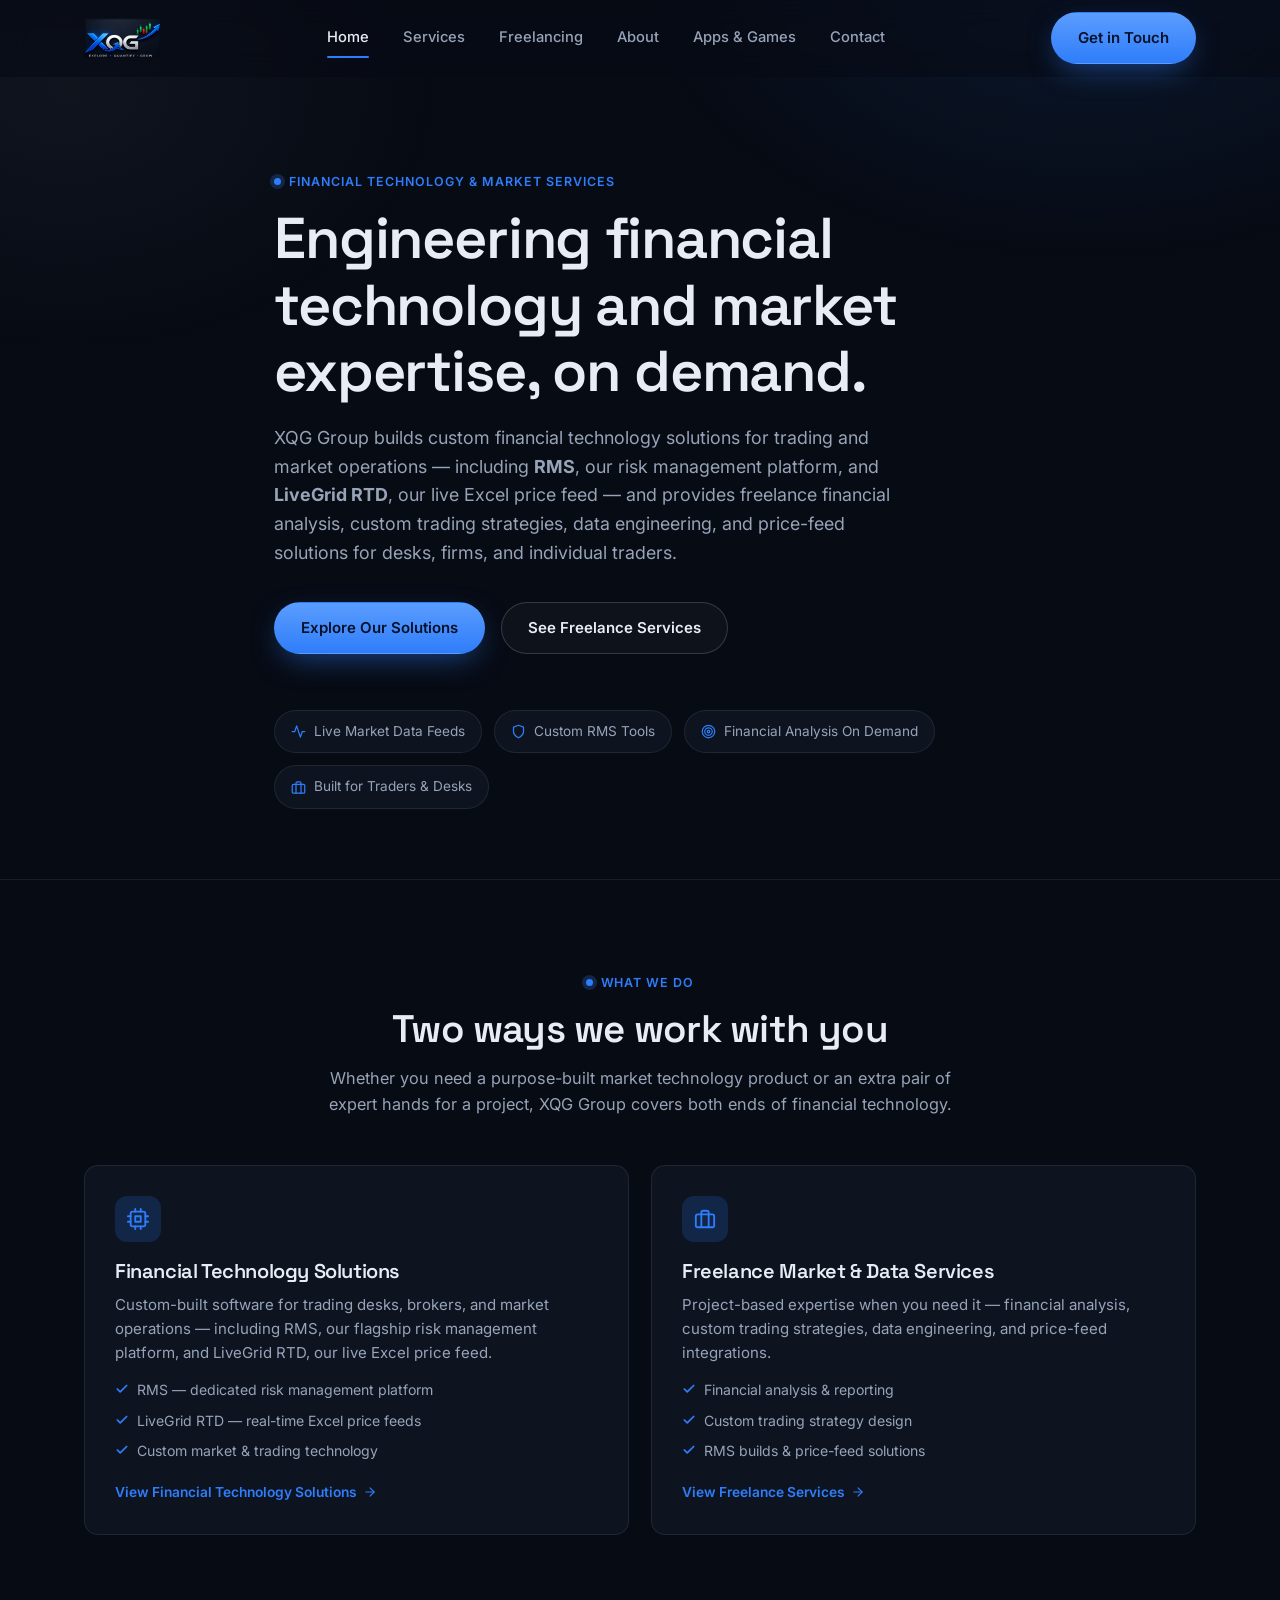
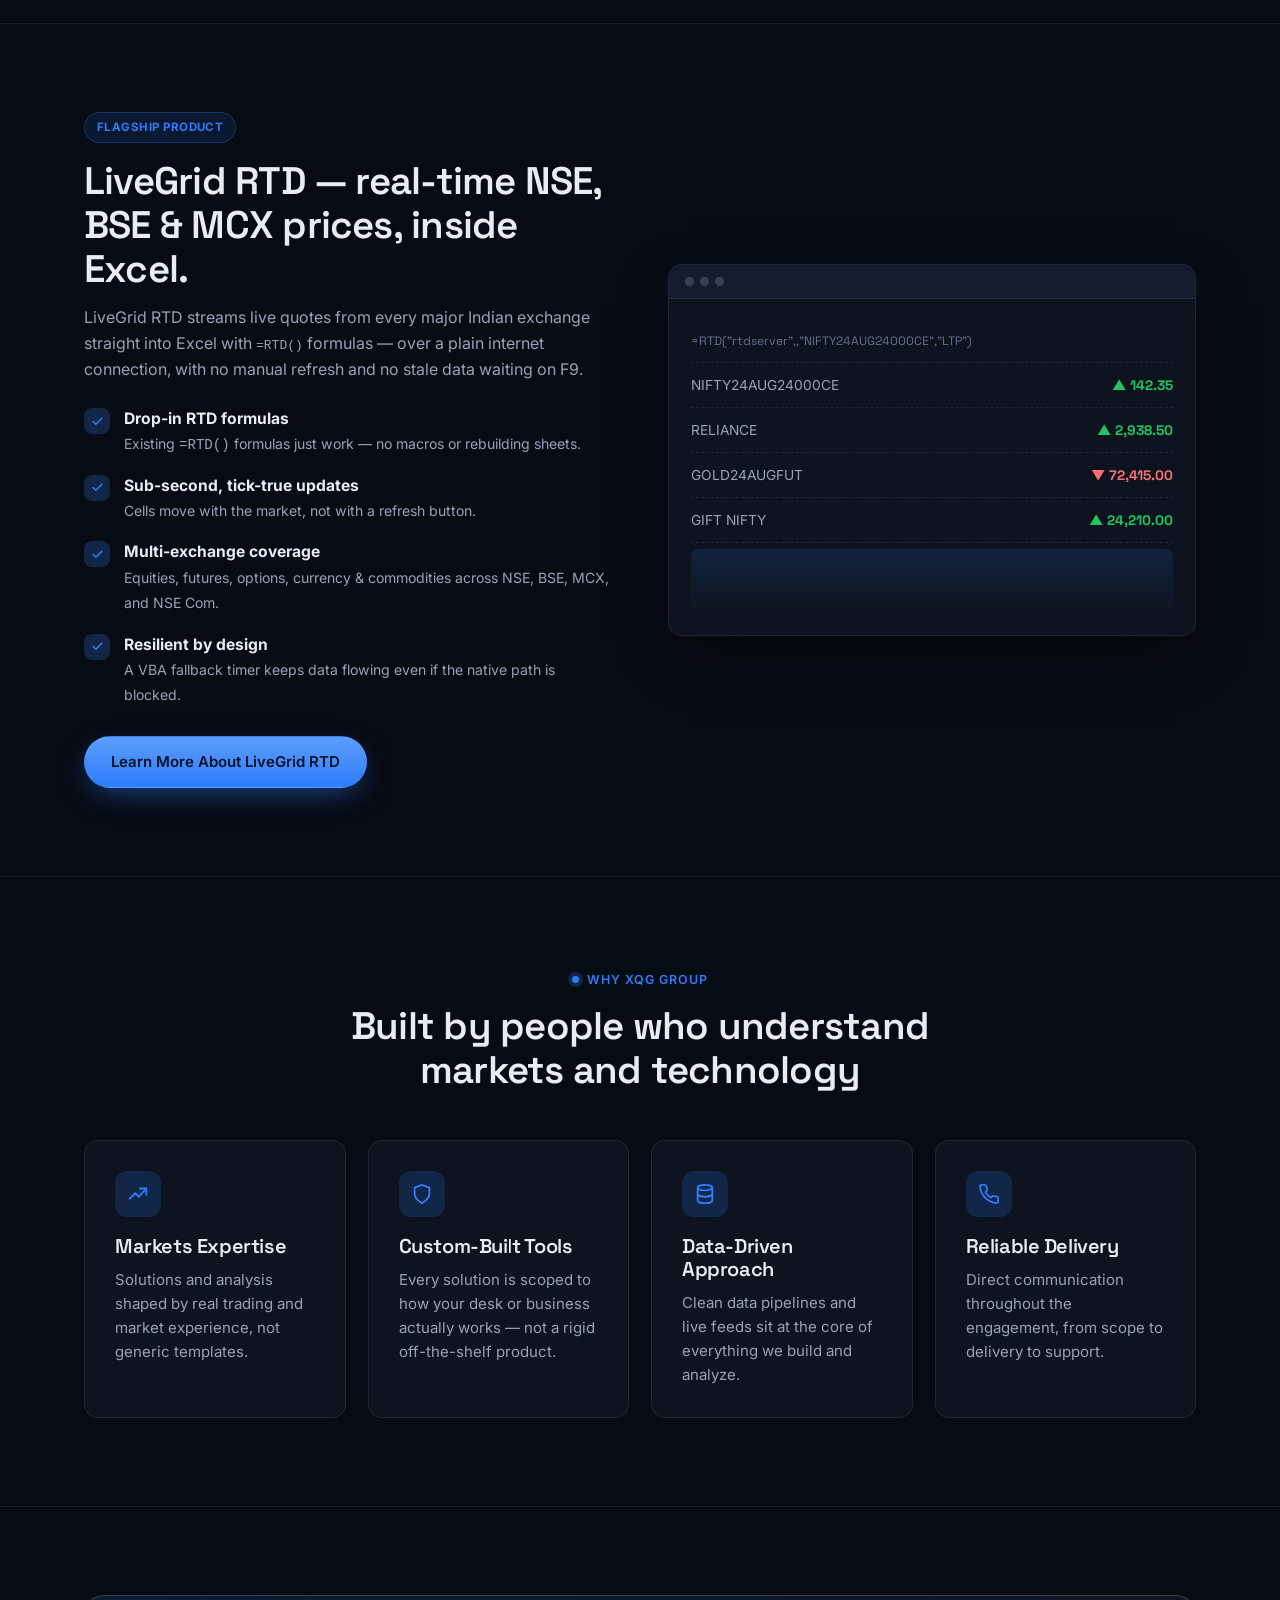
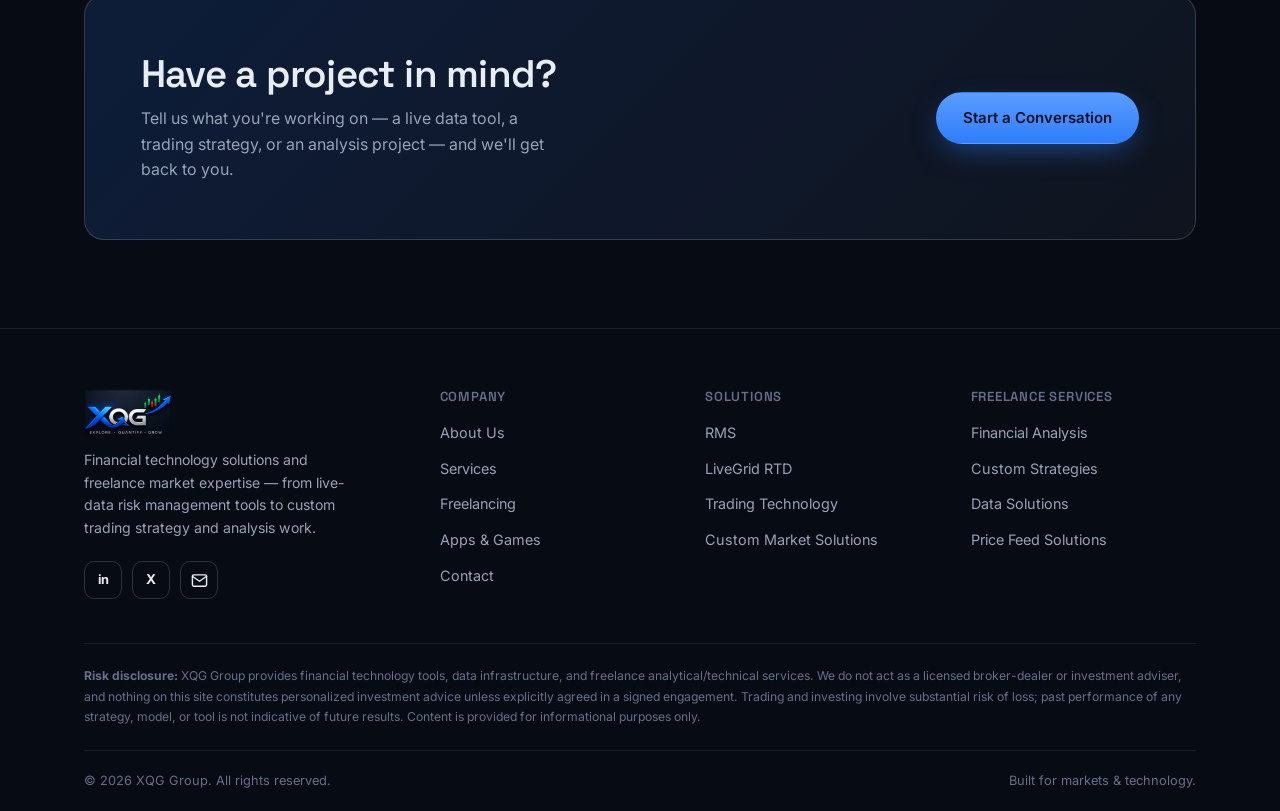
<file: index.html>
<!doctype html>
<html lang="en">
<head>
<meta charset="UTF-8">
<meta name="viewport" content="width=device-width, initial-scale=1.0">
<title>XQG Group | Financial Technology Solutions &amp; Freelance Market Services</title>
<meta name="description" content="XQG Group builds custom financial technology solutions — including RMS, our risk management platform, and LiveGrid RTD, our live Excel price feed — and offers freelance financial analysis, trading strategy, data, and price feed services.">
<link rel="icon" type="image/png" sizes="32x32" href="assets/icon-32.png">
<link rel="apple-touch-icon" sizes="180x180" href="assets/icon-180.png">
<link rel="icon" type="image/png" sizes="256x256" href="assets/icon-256.png">
<link rel="preconnect" href="https://fonts.googleapis.com">
<link rel="preconnect" href="https://fonts.gstatic.com" crossorigin>
<link href="https://fonts.googleapis.com/css2?family=Space+Grotesk:wght@500;600;700&family=Inter:wght@400;500;600;700&display=swap" rel="stylesheet">
<link rel="stylesheet" href="css/style.css">
<script>document.documentElement.classList.add('js');</script>
</head>
<body>

<header class="site-header">
  <div class="container nav">
    <a href="index.html" class="brand">
      <img src="assets/logo.png" alt="XQG Group" class="brand-logo">
    </a>
    <nav class="nav-links">
      <a href="index.html">Home</a>
      <a href="services.html">Services</a>
      <a href="freelancing.html">Freelancing</a>
      <a href="about.html">About</a>
      <a href="https://apps.xqg.co.in">Apps &amp; Games</a>
      <a href="contact.html">Contact</a>
    </nav>
    <div class="nav-actions">
      <a href="contact.html" class="btn btn-primary">Get in Touch</a>
      <button class="nav-toggle" aria-label="Toggle navigation" aria-expanded="false">
        <svg width="20" height="20" viewBox="0 0 24 24" fill="none" stroke="currentColor" stroke-width="2" stroke-linecap="round"><line x1="3" y1="6" x2="21" y2="6"/><line x1="3" y1="12" x2="21" y2="12"/><line x1="3" y1="18" x2="21" y2="18"/></svg>
      </button>
    </div>
  </div>
</header>

<main>

  <!-- Hero -->
  <section class="hero">
    <div class="container hero-inner">
      <div class="eyebrow">Financial Technology &amp; Market Services</div>
      <h1>Engineering financial technology and market expertise, on demand.</h1>
      <p class="lead">
        XQG Group builds custom financial technology solutions for trading and market
        operations — including <strong>RMS</strong>, our risk management platform, and
        <strong>LiveGrid RTD</strong>, our live Excel price feed — and provides freelance
        financial analysis, custom trading strategies, data engineering, and price-feed
        solutions for desks, firms, and individual traders.
      </p>
      <div class="hero-cta">
        <a href="services.html" class="btn btn-primary">Explore Our Solutions</a>
        <a href="freelancing.html" class="btn btn-ghost">See Freelance Services</a>
      </div>

      <div class="hero-chips">
        <div class="chip">
          <svg viewBox="0 0 24 24" fill="none" stroke="currentColor" stroke-width="2" stroke-linecap="round" stroke-linejoin="round"><polyline points="22 12 18 12 15 21 9 3 6 12 2 12"/></svg>
          Live Market Data Feeds
        </div>
        <div class="chip">
          <svg viewBox="0 0 24 24" fill="none" stroke="currentColor" stroke-width="2" stroke-linecap="round" stroke-linejoin="round"><path d="M12 22s8-4 8-10V5l-8-3-8 3v7c0 6 8 10 8 10z"/></svg>
          Custom RMS Tools
        </div>
        <div class="chip">
          <svg viewBox="0 0 24 24" fill="none" stroke="currentColor" stroke-width="2" stroke-linecap="round" stroke-linejoin="round"><circle cx="12" cy="12" r="10"/><circle cx="12" cy="12" r="6"/><circle cx="12" cy="12" r="2"/></svg>
          Financial Analysis On Demand
        </div>
        <div class="chip">
          <svg viewBox="0 0 24 24" fill="none" stroke="currentColor" stroke-width="2" stroke-linecap="round" stroke-linejoin="round"><rect x="2" y="7" width="20" height="14" rx="2"/><path d="M16 21V5a2 2 0 0 0-2-2h-4a2 2 0 0 0-2 2v16"/></svg>
          Built for Traders &amp; Desks
        </div>
      </div>
    </div>
  </section>

  <!-- Two pillars -->
  <section class="section">
    <div class="container">
      <div class="section-head center reveal">
        <div class="eyebrow">What We Do</div>
        <h2>Two ways we work with you</h2>
        <p>Whether you need a purpose-built market technology product or an extra pair of expert hands for a project, XQG Group covers both ends of financial technology.</p>
      </div>

      <div class="grid grid-2">
        <div class="card reveal">
          <div class="card-icon">
            <svg viewBox="0 0 24 24" fill="none" stroke="currentColor" stroke-width="2" stroke-linecap="round" stroke-linejoin="round"><rect x="4" y="4" width="16" height="16" rx="2"/><rect x="9" y="9" width="6" height="6"/><line x1="9" y1="1" x2="9" y2="4"/><line x1="15" y1="1" x2="15" y2="4"/><line x1="9" y1="20" x2="9" y2="23"/><line x1="15" y1="20" x2="15" y2="23"/><line x1="20" y1="9" x2="23" y2="9"/><line x1="20" y1="15" x2="23" y2="15"/><line x1="1" y1="9" x2="4" y2="9"/><line x1="1" y1="15" x2="4" y2="15"/></svg>
          </div>
          <h3>Financial Technology Solutions</h3>
          <p>Custom-built software for trading desks, brokers, and market operations — including RMS, our flagship risk management platform, and LiveGrid RTD, our live Excel price feed.</p>
          <ul>
            <li><svg viewBox="0 0 24 24" fill="none" stroke="currentColor" stroke-width="3" stroke-linecap="round" stroke-linejoin="round"><polyline points="20 6 9 17 4 12"/></svg>RMS — dedicated risk management platform</li>
            <li><svg viewBox="0 0 24 24" fill="none" stroke="currentColor" stroke-width="3" stroke-linecap="round" stroke-linejoin="round"><polyline points="20 6 9 17 4 12"/></svg>LiveGrid RTD — real-time Excel price feeds</li>
            <li><svg viewBox="0 0 24 24" fill="none" stroke="currentColor" stroke-width="3" stroke-linecap="round" stroke-linejoin="round"><polyline points="20 6 9 17 4 12"/></svg>Custom market &amp; trading technology</li>
          </ul>
          <a href="services.html" class="card-link">View Financial Technology Solutions
            <svg viewBox="0 0 24 24" fill="none" stroke="currentColor" stroke-width="2" stroke-linecap="round" stroke-linejoin="round"><line x1="5" y1="12" x2="19" y2="12"/><polyline points="12 5 19 12 12 19"/></svg>
          </a>
        </div>

        <div class="card reveal">
          <div class="card-icon">
            <svg viewBox="0 0 24 24" fill="none" stroke="currentColor" stroke-width="2" stroke-linecap="round" stroke-linejoin="round"><rect x="2" y="7" width="20" height="14" rx="2"/><path d="M16 21V5a2 2 0 0 0-2-2h-4a2 2 0 0 0-2 2v16"/></svg>
          </div>
          <h3>Freelance Market &amp; Data Services</h3>
          <p>Project-based expertise when you need it — financial analysis, custom trading strategies, data engineering, and price-feed integrations.</p>
          <ul>
            <li><svg viewBox="0 0 24 24" fill="none" stroke="currentColor" stroke-width="3" stroke-linecap="round" stroke-linejoin="round"><polyline points="20 6 9 17 4 12"/></svg>Financial analysis &amp; reporting</li>
            <li><svg viewBox="0 0 24 24" fill="none" stroke="currentColor" stroke-width="3" stroke-linecap="round" stroke-linejoin="round"><polyline points="20 6 9 17 4 12"/></svg>Custom trading strategy design</li>
            <li><svg viewBox="0 0 24 24" fill="none" stroke="currentColor" stroke-width="3" stroke-linecap="round" stroke-linejoin="round"><polyline points="20 6 9 17 4 12"/></svg>RMS builds &amp; price-feed solutions</li>
          </ul>
          <a href="freelancing.html" class="card-link">View Freelance Services
            <svg viewBox="0 0 24 24" fill="none" stroke="currentColor" stroke-width="2" stroke-linecap="round" stroke-linejoin="round"><line x1="5" y1="12" x2="19" y2="12"/><polyline points="12 5 19 12 12 19"/></svg>
          </a>
        </div>
      </div>
    </div>
  </section>

  <!-- LiveGrid RTD spotlight -->
  <section class="section">
    <div class="container">
      <div class="split reverse">
        <div class="split-text reveal">
          <span class="badge">Flagship Product</span>
          <h2 style="margin-top:16px;">LiveGrid RTD — real-time NSE, BSE &amp; MCX prices, inside Excel.</h2>
          <p style="margin-top:14px;">
            LiveGrid RTD streams live quotes from every major Indian exchange straight
            into Excel with <code>=RTD()</code> formulas — over a plain internet
            connection, with no manual refresh and no stale data waiting on F9.
          </p>
          <ul class="feature-list">
            <li>
              <span class="tick"><svg viewBox="0 0 24 24" fill="none" stroke="currentColor" stroke-width="3" stroke-linecap="round" stroke-linejoin="round"><polyline points="20 6 9 17 4 12"/></svg></span>
              <div><strong>Drop-in RTD formulas</strong><span>Existing <code>=RTD()</code> formulas just work — no macros or rebuilding sheets.</span></div>
            </li>
            <li>
              <span class="tick"><svg viewBox="0 0 24 24" fill="none" stroke="currentColor" stroke-width="3" stroke-linecap="round" stroke-linejoin="round"><polyline points="20 6 9 17 4 12"/></svg></span>
              <div><strong>Sub-second, tick-true updates</strong><span>Cells move with the market, not with a refresh button.</span></div>
            </li>
            <li>
              <span class="tick"><svg viewBox="0 0 24 24" fill="none" stroke="currentColor" stroke-width="3" stroke-linecap="round" stroke-linejoin="round"><polyline points="20 6 9 17 4 12"/></svg></span>
              <div><strong>Multi-exchange coverage</strong><span>Equities, futures, options, currency &amp; commodities across NSE, BSE, MCX, and NSE Com.</span></div>
            </li>
            <li>
              <span class="tick"><svg viewBox="0 0 24 24" fill="none" stroke="currentColor" stroke-width="3" stroke-linecap="round" stroke-linejoin="round"><polyline points="20 6 9 17 4 12"/></svg></span>
              <div><strong>Resilient by design</strong><span>A VBA fallback timer keeps data flowing even if the native path is blocked.</span></div>
            </li>
          </ul>
          <a href="services.html#livegrid-rtd" class="btn btn-primary" style="margin-top:28px;">Learn More About LiveGrid RTD</a>
        </div>

        <div class="split-visual reveal">
          <div class="panel">
            <div class="panel-bar"><span></span><span></span><span></span></div>
            <div class="panel-body">
              <div class="mock-row"><span class="label" style="font-family:var(--font-head); font-size:0.76rem; color:var(--text-faint);">=RTD("rtdserver",,"NIFTY24AUG24000CE","LTP")</span></div>
              <div class="mock-row"><span class="label">NIFTY24AUG24000CE</span><span class="value up">▲ 142.35</span></div>
              <div class="mock-row"><span class="label">RELIANCE</span><span class="value up">▲ 2,938.50</span></div>
              <div class="mock-row"><span class="label">GOLD24AUGFUT</span><span class="value down">▼ 72,415.00</span></div>
              <div class="mock-row"><span class="label">GIFT NIFTY</span><span class="value up">▲ 24,210.00</span></div>
              <div class="mock-sparkline"></div>
            </div>
          </div>
        </div>
      </div>
    </div>
  </section>

  <!-- Why XQG -->
  <section class="section">
    <div class="container">
      <div class="section-head center reveal">
        <div class="eyebrow">Why XQG Group</div>
        <h2>Built by people who understand markets and technology</h2>
      </div>
      <div class="grid grid-4">
        <div class="card reveal">
          <div class="card-icon"><svg viewBox="0 0 24 24" fill="none" stroke="currentColor" stroke-width="2" stroke-linecap="round" stroke-linejoin="round"><polyline points="3 17 9 11 13 15 21 6"/><polyline points="14 6 21 6 21 13"/></svg></div>
          <h3>Markets Expertise</h3>
          <p>Solutions and analysis shaped by real trading and market experience, not generic templates.</p>
        </div>
        <div class="card reveal">
          <div class="card-icon"><svg viewBox="0 0 24 24" fill="none" stroke="currentColor" stroke-width="2" stroke-linecap="round" stroke-linejoin="round"><path d="M12 22s8-4 8-10V5l-8-3-8 3v7c0 6 8 10 8 10z"/></svg></div>
          <h3>Custom-Built Tools</h3>
          <p>Every solution is scoped to how your desk or business actually works — not a rigid off-the-shelf product.</p>
        </div>
        <div class="card reveal">
          <div class="card-icon"><svg viewBox="0 0 24 24" fill="none" stroke="currentColor" stroke-width="2" stroke-linecap="round" stroke-linejoin="round"><ellipse cx="12" cy="5" rx="8" ry="3"/><path d="M4 5v14c0 1.66 3.58 3 8 3s8-1.34 8-3V5"/><path d="M4 12c0 1.66 3.58 3 8 3s8-1.34 8-3"/></svg></div>
          <h3>Data-Driven Approach</h3>
          <p>Clean data pipelines and live feeds sit at the core of everything we build and analyze.</p>
        </div>
        <div class="card reveal">
          <div class="card-icon"><svg viewBox="0 0 24 24" fill="none" stroke="currentColor" stroke-width="2" stroke-linecap="round" stroke-linejoin="round"><path d="M22 16.92v3a2 2 0 0 1-2.18 2 19.79 19.79 0 0 1-8.63-3.07 19.5 19.5 0 0 1-6-6 19.79 19.79 0 0 1-3.07-8.67A2 2 0 0 1 4.11 2h3a2 2 0 0 1 2 1.72c.127.96.361 1.903.7 2.81a2 2 0 0 1-.45 2.11L8.09 9.91a16 16 0 0 0 6 6l1.27-1.27a2 2 0 0 1 2.11-.45c.907.339 1.85.573 2.81.7A2 2 0 0 1 22 16.92z"/></svg></div>
          <h3>Reliable Delivery</h3>
          <p>Direct communication throughout the engagement, from scope to delivery to support.</p>
        </div>
      </div>
    </div>
  </section>

  <!-- CTA -->
  <section class="section">
    <div class="container">
      <div class="cta-banner reveal">
        <div>
          <h2>Have a project in mind?</h2>
          <p>Tell us what you're working on — a live data tool, a trading strategy, or an analysis project — and we'll get back to you.</p>
        </div>
        <a href="contact.html" class="btn btn-primary">Start a Conversation</a>
      </div>
    </div>
  </section>

</main>

<footer class="site-footer">
  <div class="container">
    <div class="footer-grid">
      <div class="footer-brand">
        <a href="index.html" class="brand">
          <img src="assets/logo.png" alt="XQG Group" class="brand-logo">
        </a>
        <p>Financial technology solutions and freelance market expertise — from live-data risk management tools to custom trading strategy and analysis work.</p>
        <div class="social-row">
          <a href="#" aria-label="LinkedIn" style="font-weight:700;font-size:0.8rem;">in</a>
          <a href="#" aria-label="X (Twitter)" style="font-weight:700;font-size:0.85rem;">X</a>
          <a href="mailto:lalitxqg@gmail.com" aria-label="Email">
            <svg viewBox="0 0 24 24" fill="none" stroke="currentColor" stroke-width="2" stroke-linecap="round" stroke-linejoin="round"><rect x="2" y="4" width="20" height="16" rx="2"/><path d="m22 6-10 7L2 6"/></svg>
          </a>
        </div>
      </div>
      <div class="footer-col">
        <h4>Company</h4>
        <ul>
          <li><a href="about.html">About Us</a></li>
          <li><a href="services.html">Services</a></li>
          <li><a href="freelancing.html">Freelancing</a></li>
          <li><a href="https://apps.xqg.co.in">Apps &amp; Games</a></li>
          <li><a href="contact.html">Contact</a></li>
        </ul>
      </div>
      <div class="footer-col">
        <h4>Solutions</h4>
        <ul>
          <li><a href="services.html#rms">RMS</a></li>
          <li><a href="services.html#livegrid-rtd">LiveGrid RTD</a></li>
          <li><a href="services.html#trading-tech">Trading Technology</a></li>
          <li><a href="services.html#custom-solutions">Custom Market Solutions</a></li>
        </ul>
      </div>
      <div class="footer-col">
        <h4>Freelance Services</h4>
        <ul>
          <li><a href="freelancing.html#financial-analysis">Financial Analysis</a></li>
          <li><a href="freelancing.html#strategies">Custom Strategies</a></li>
          <li><a href="freelancing.html#data-solutions">Data Solutions</a></li>
          <li><a href="freelancing.html#price-feed">Price Feed Solutions</a></li>
        </ul>
      </div>
    </div>

    <div class="disclaimer">
      <p><strong>Risk disclosure:</strong> XQG Group provides financial technology tools, data infrastructure, and freelance analytical/technical services. We do not act as a licensed broker-dealer or investment adviser, and nothing on this site constitutes personalized investment advice unless explicitly agreed in a signed engagement. Trading and investing involve substantial risk of loss; past performance of any strategy, model, or tool is not indicative of future results. Content is provided for informational purposes only.</p>
    </div>

    <div class="footer-bottom">
      <span>© <span class="current-year"></span> XQG Group. All rights reserved.</span>
      <span>Built for markets &amp; technology.</span>
    </div>
  </div>
</footer>

<script src="js/main.js"></script>
</body>
</html>
</file>
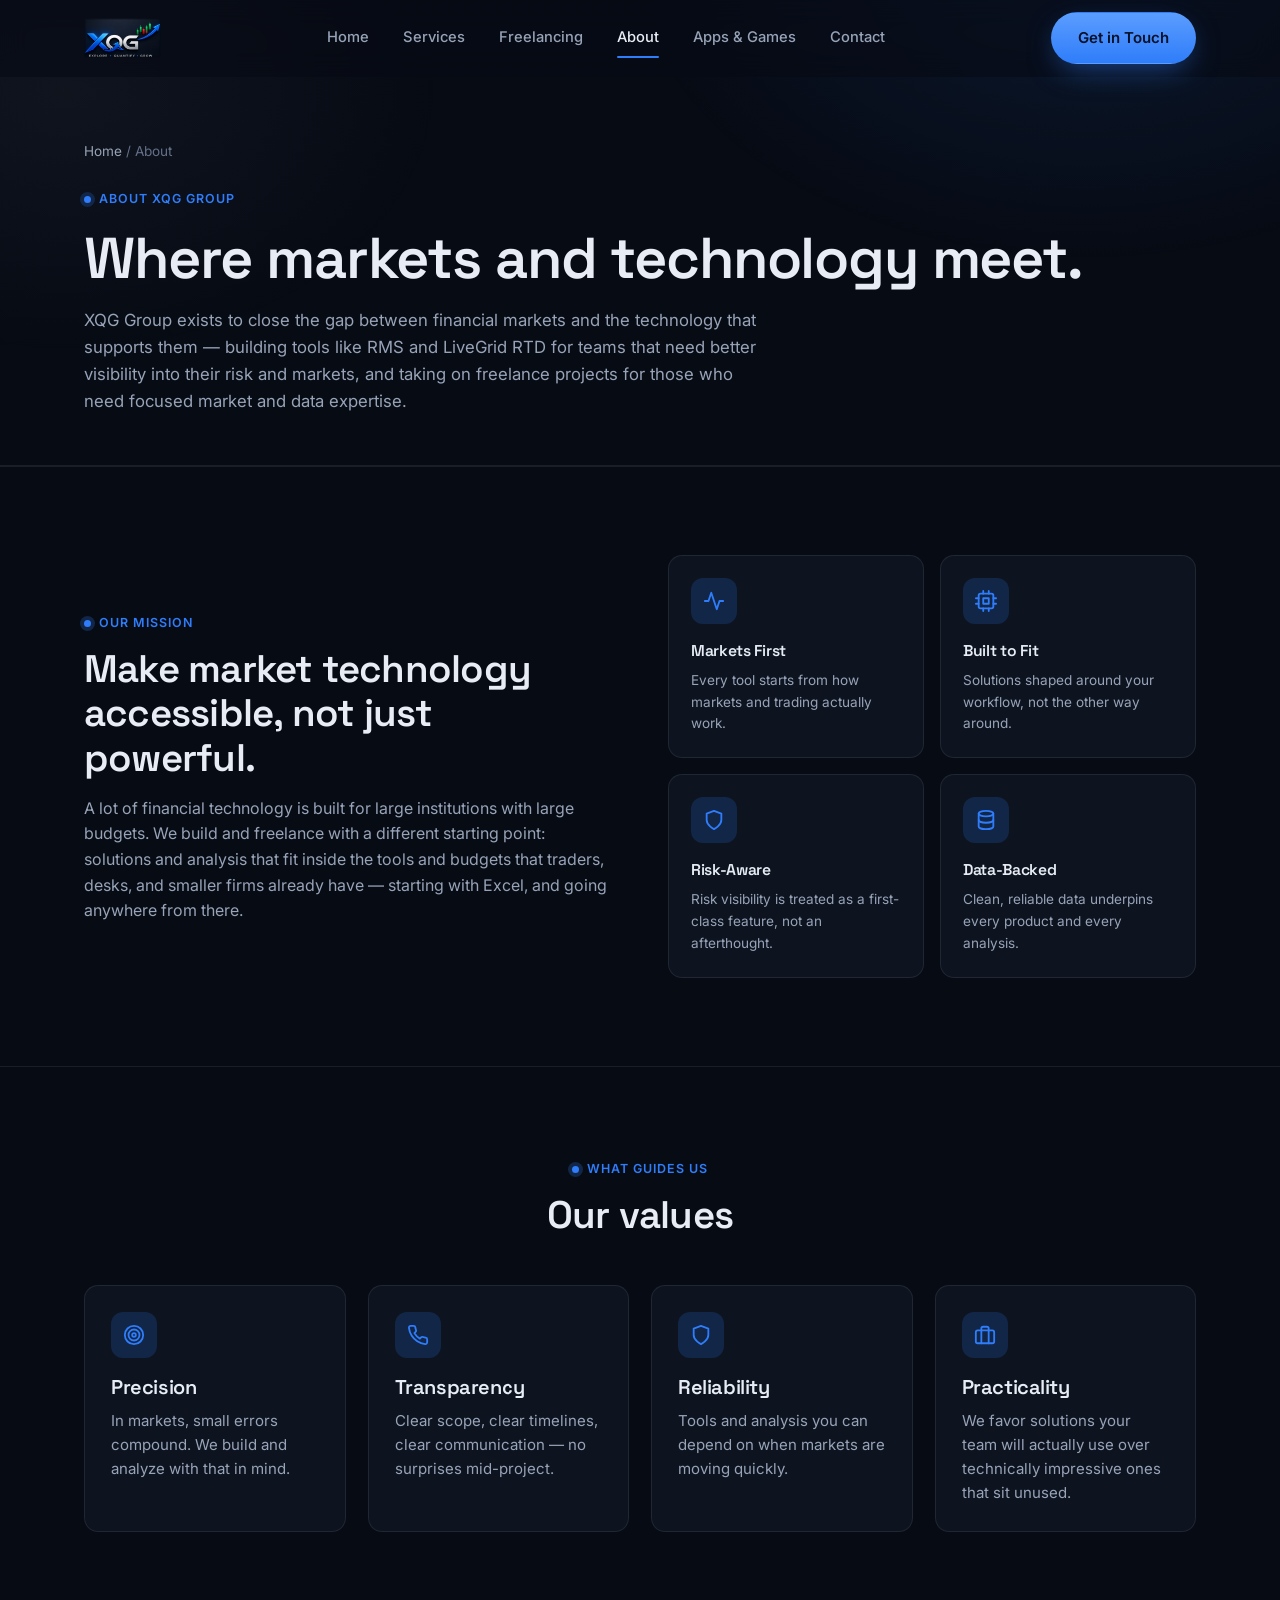
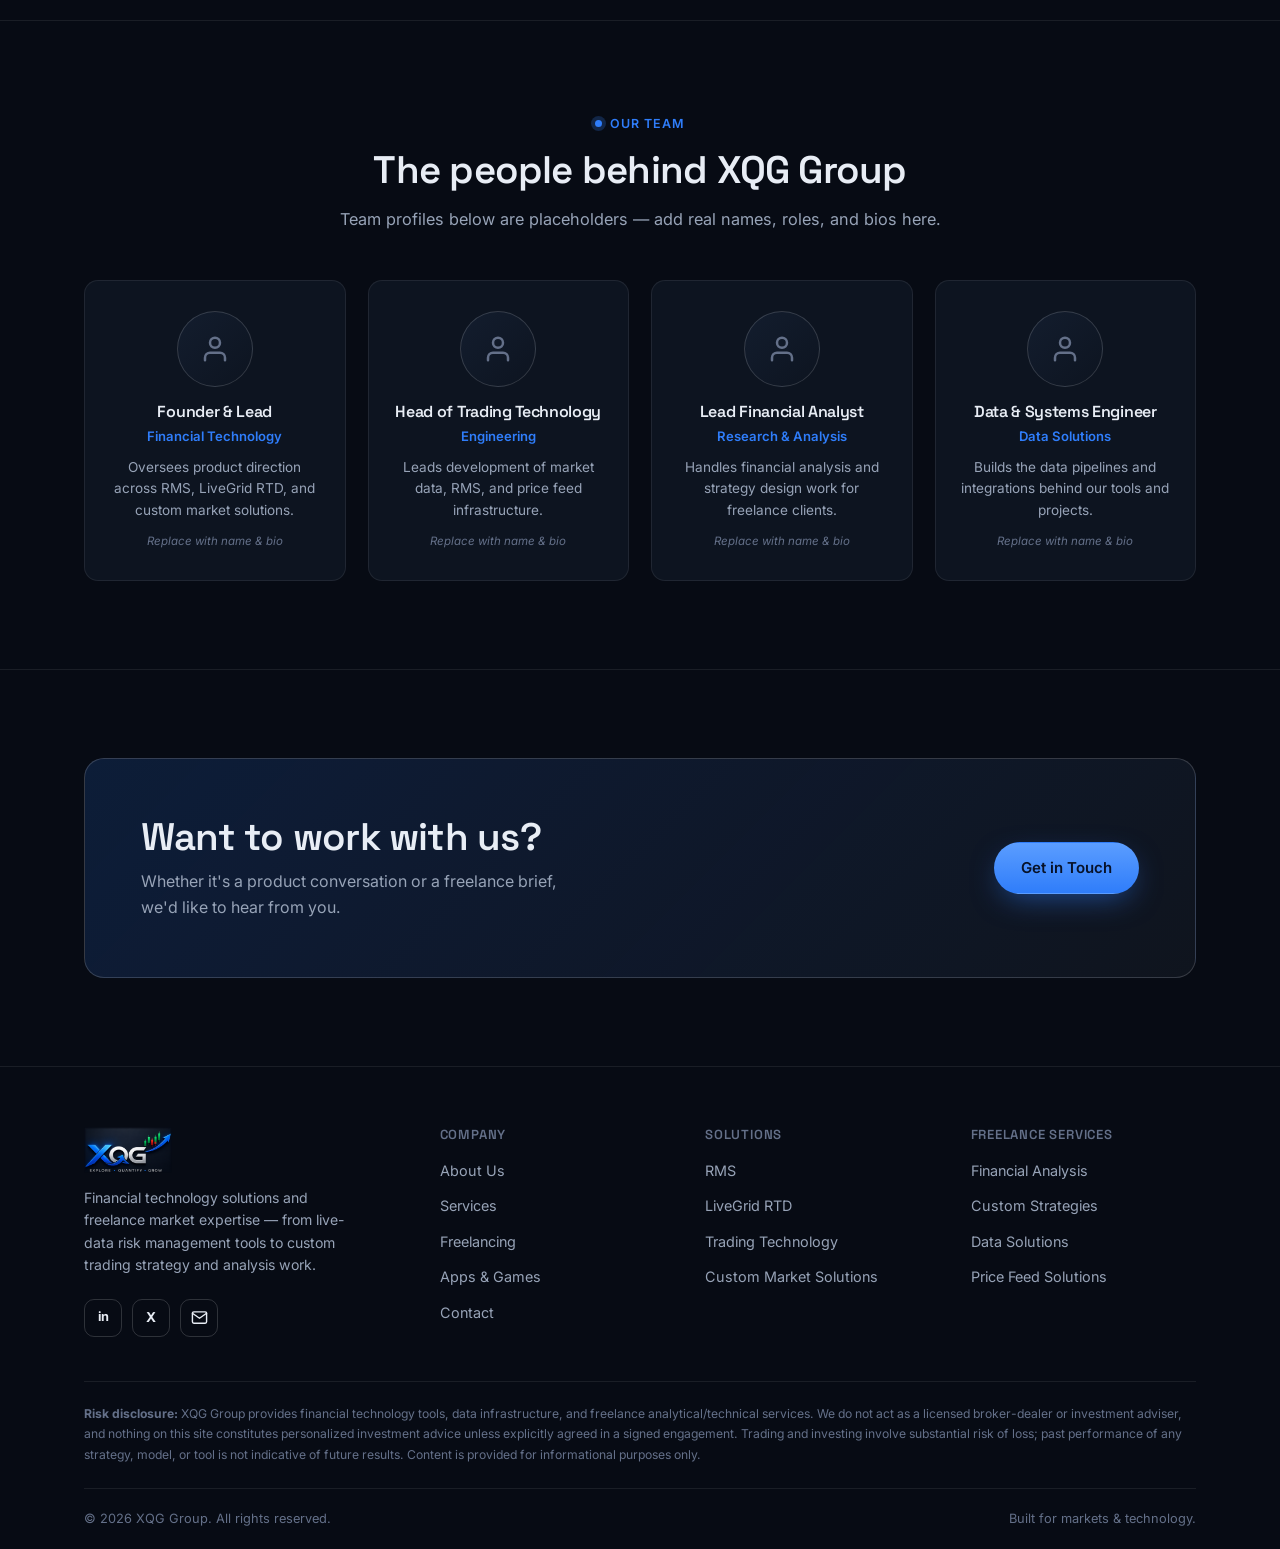
<file: about.html>
<!doctype html>
<html lang="en">
<head>
<meta charset="UTF-8">
<meta name="viewport" content="width=device-width, initial-scale=1.0">
<title>About Us | XQG Group</title>
<meta name="description" content="XQG Group is a financial technology and market services group — learn about our mission, values, and team.">
<link rel="icon" type="image/png" sizes="32x32" href="assets/icon-32.png">
<link rel="apple-touch-icon" sizes="180x180" href="assets/icon-180.png">
<link rel="icon" type="image/png" sizes="256x256" href="assets/icon-256.png">
<link rel="preconnect" href="https://fonts.googleapis.com">
<link rel="preconnect" href="https://fonts.gstatic.com" crossorigin>
<link href="https://fonts.googleapis.com/css2?family=Space+Grotesk:wght@500;600;700&family=Inter:wght@400;500;600;700&display=swap" rel="stylesheet">
<link rel="stylesheet" href="css/style.css">
<script>document.documentElement.classList.add('js');</script>
</head>
<body>

<header class="site-header">
  <div class="container nav">
    <a href="index.html" class="brand">
      <img src="assets/logo.png" alt="XQG Group" class="brand-logo">
    </a>
    <nav class="nav-links">
      <a href="index.html">Home</a>
      <a href="services.html">Services</a>
      <a href="freelancing.html">Freelancing</a>
      <a href="about.html">About</a>
      <a href="https://apps.xqg.co.in">Apps &amp; Games</a>
      <a href="contact.html">Contact</a>
    </nav>
    <div class="nav-actions">
      <a href="contact.html" class="btn btn-primary">Get in Touch</a>
      <button class="nav-toggle" aria-label="Toggle navigation" aria-expanded="false">
        <svg width="20" height="20" viewBox="0 0 24 24" fill="none" stroke="currentColor" stroke-width="2" stroke-linecap="round"><line x1="3" y1="6" x2="21" y2="6"/><line x1="3" y1="12" x2="21" y2="12"/><line x1="3" y1="18" x2="21" y2="18"/></svg>
      </button>
    </div>
  </div>
</header>

<main>

  <div class="page-header">
    <div class="container">
      <div class="breadcrumb"><a href="index.html">Home</a> / About</div>
      <div class="eyebrow">About XQG Group</div>
      <h1>Where markets and technology meet.</h1>
      <p class="lead">
        XQG Group exists to close the gap between financial markets and the technology
        that supports them — building tools like RMS and LiveGrid RTD for teams that need
        better visibility into their risk and markets, and taking on freelance projects
        for those who need focused market and data expertise.
      </p>
    </div>
  </div>

  <!-- Mission -->
  <section class="section">
    <div class="container">
      <div class="split">
        <div class="split-text reveal">
          <div class="eyebrow">Our Mission</div>
          <h2>Make market technology accessible, not just powerful.</h2>
          <p style="margin-top:16px;">
            A lot of financial technology is built for large institutions with large
            budgets. We build and freelance with a different starting point: solutions
            and analysis that fit inside the tools and budgets that traders, desks, and
            smaller firms already have — starting with Excel, and going anywhere from
            there.
          </p>
        </div>
        <div class="split-visual reveal">
          <div class="grid grid-2" style="gap:16px;">
            <div class="card" style="padding:22px;">
              <div class="card-icon"><svg viewBox="0 0 24 24" fill="none" stroke="currentColor" stroke-width="2" stroke-linecap="round" stroke-linejoin="round"><polyline points="22 12 18 12 15 21 9 3 6 12 2 12"/></svg></div>
              <h3 style="font-size:0.98rem;">Markets First</h3>
              <p style="font-size:0.85rem;">Every tool starts from how markets and trading actually work.</p>
            </div>
            <div class="card" style="padding:22px;">
              <div class="card-icon"><svg viewBox="0 0 24 24" fill="none" stroke="currentColor" stroke-width="2" stroke-linecap="round" stroke-linejoin="round"><rect x="4" y="4" width="16" height="16" rx="2"/><rect x="9" y="9" width="6" height="6"/><line x1="9" y1="1" x2="9" y2="4"/><line x1="15" y1="1" x2="15" y2="4"/><line x1="9" y1="20" x2="9" y2="23"/><line x1="15" y1="20" x2="15" y2="23"/><line x1="20" y1="9" x2="23" y2="9"/><line x1="20" y1="15" x2="23" y2="15"/><line x1="1" y1="9" x2="4" y2="9"/><line x1="1" y1="15" x2="4" y2="15"/></svg></div>
              <h3 style="font-size:0.98rem;">Built to Fit</h3>
              <p style="font-size:0.85rem;">Solutions shaped around your workflow, not the other way around.</p>
            </div>
            <div class="card" style="padding:22px;">
              <div class="card-icon"><svg viewBox="0 0 24 24" fill="none" stroke="currentColor" stroke-width="2" stroke-linecap="round" stroke-linejoin="round"><path d="M12 22s8-4 8-10V5l-8-3-8 3v7c0 6 8 10 8 10z"/></svg></div>
              <h3 style="font-size:0.98rem;">Risk-Aware</h3>
              <p style="font-size:0.85rem;">Risk visibility is treated as a first-class feature, not an afterthought.</p>
            </div>
            <div class="card" style="padding:22px;">
              <div class="card-icon"><svg viewBox="0 0 24 24" fill="none" stroke="currentColor" stroke-width="2" stroke-linecap="round" stroke-linejoin="round"><ellipse cx="12" cy="5" rx="8" ry="3"/><path d="M4 5v14c0 1.66 3.58 3 8 3s8-1.34 8-3V5"/><path d="M4 12c0 1.66 3.58 3 8 3s8-1.34 8-3"/></svg></div>
              <h3 style="font-size:0.98rem;">Data-Backed</h3>
              <p style="font-size:0.85rem;">Clean, reliable data underpins every product and every analysis.</p>
            </div>
          </div>
        </div>
      </div>
    </div>
  </section>

  <!-- Values -->
  <section class="section">
    <div class="container">
      <div class="section-head center reveal">
        <div class="eyebrow">What Guides Us</div>
        <h2>Our values</h2>
      </div>
      <div class="grid grid-4">
        <div class="card value-card reveal">
          <div class="card-icon"><svg viewBox="0 0 24 24" fill="none" stroke="currentColor" stroke-width="2" stroke-linecap="round" stroke-linejoin="round"><circle cx="12" cy="12" r="10"/><circle cx="12" cy="12" r="6"/><circle cx="12" cy="12" r="2"/></svg></div>
          <h3>Precision</h3>
          <p>In markets, small errors compound. We build and analyze with that in mind.</p>
        </div>
        <div class="card value-card reveal">
          <div class="card-icon"><svg viewBox="0 0 24 24" fill="none" stroke="currentColor" stroke-width="2" stroke-linecap="round" stroke-linejoin="round"><path d="M22 16.92v3a2 2 0 0 1-2.18 2 19.79 19.79 0 0 1-8.63-3.07 19.5 19.5 0 0 1-6-6 19.79 19.79 0 0 1-3.07-8.67A2 2 0 0 1 4.11 2h3a2 2 0 0 1 2 1.72c.127.96.361 1.903.7 2.81a2 2 0 0 1-.45 2.11L8.09 9.91a16 16 0 0 0 6 6l1.27-1.27a2 2 0 0 1 2.11-.45c.907.339 1.85.573 2.81.7A2 2 0 0 1 22 16.92z"/></svg></div>
          <h3>Transparency</h3>
          <p>Clear scope, clear timelines, clear communication — no surprises mid-project.</p>
        </div>
        <div class="card value-card reveal">
          <div class="card-icon"><svg viewBox="0 0 24 24" fill="none" stroke="currentColor" stroke-width="2" stroke-linecap="round" stroke-linejoin="round"><path d="M12 22s8-4 8-10V5l-8-3-8 3v7c0 6 8 10 8 10z"/></svg></div>
          <h3>Reliability</h3>
          <p>Tools and analysis you can depend on when markets are moving quickly.</p>
        </div>
        <div class="card value-card reveal">
          <div class="card-icon"><svg viewBox="0 0 24 24" fill="none" stroke="currentColor" stroke-width="2" stroke-linecap="round" stroke-linejoin="round"><rect x="2" y="7" width="20" height="14" rx="2"/><path d="M16 21V5a2 2 0 0 0-2-2h-4a2 2 0 0 0-2 2v16"/></svg></div>
          <h3>Practicality</h3>
          <p>We favor solutions your team will actually use over technically impressive ones that sit unused.</p>
        </div>
      </div>
    </div>
  </section>

  <!-- Team -->
  <section class="section">
    <div class="container">
      <div class="section-head center reveal">
        <div class="eyebrow">Our Team</div>
        <h2>The people behind XQG Group</h2>
        <p>Team profiles below are placeholders — add real names, roles, and bios here.</p>
      </div>
      <div class="grid grid-4">
        <div class="card team-card reveal">
          <div class="team-avatar"><svg viewBox="0 0 24 24" fill="none" stroke="currentColor" stroke-width="2" stroke-linecap="round" stroke-linejoin="round"><path d="M20 21v-2a4 4 0 0 0-4-4H8a4 4 0 0 0-4 4v2"/><circle cx="12" cy="7" r="4"/></svg></div>
          <h3>Founder &amp; Lead</h3>
          <div class="team-role">Financial Technology</div>
          <p>Oversees product direction across RMS, LiveGrid RTD, and custom market solutions.</p>
          <div class="placeholder-note">Replace with name &amp; bio</div>
        </div>
        <div class="card team-card reveal">
          <div class="team-avatar"><svg viewBox="0 0 24 24" fill="none" stroke="currentColor" stroke-width="2" stroke-linecap="round" stroke-linejoin="round"><path d="M20 21v-2a4 4 0 0 0-4-4H8a4 4 0 0 0-4 4v2"/><circle cx="12" cy="7" r="4"/></svg></div>
          <h3>Head of Trading Technology</h3>
          <div class="team-role">Engineering</div>
          <p>Leads development of market data, RMS, and price feed infrastructure.</p>
          <div class="placeholder-note">Replace with name &amp; bio</div>
        </div>
        <div class="card team-card reveal">
          <div class="team-avatar"><svg viewBox="0 0 24 24" fill="none" stroke="currentColor" stroke-width="2" stroke-linecap="round" stroke-linejoin="round"><path d="M20 21v-2a4 4 0 0 0-4-4H8a4 4 0 0 0-4 4v2"/><circle cx="12" cy="7" r="4"/></svg></div>
          <h3>Lead Financial Analyst</h3>
          <div class="team-role">Research &amp; Analysis</div>
          <p>Handles financial analysis and strategy design work for freelance clients.</p>
          <div class="placeholder-note">Replace with name &amp; bio</div>
        </div>
        <div class="card team-card reveal">
          <div class="team-avatar"><svg viewBox="0 0 24 24" fill="none" stroke="currentColor" stroke-width="2" stroke-linecap="round" stroke-linejoin="round"><path d="M20 21v-2a4 4 0 0 0-4-4H8a4 4 0 0 0-4 4v2"/><circle cx="12" cy="7" r="4"/></svg></div>
          <h3>Data &amp; Systems Engineer</h3>
          <div class="team-role">Data Solutions</div>
          <p>Builds the data pipelines and integrations behind our tools and projects.</p>
          <div class="placeholder-note">Replace with name &amp; bio</div>
        </div>
      </div>
    </div>
  </section>

  <!-- CTA -->
  <section class="section">
    <div class="container">
      <div class="cta-banner reveal">
        <div>
          <h2>Want to work with us?</h2>
          <p>Whether it's a product conversation or a freelance brief, we'd like to hear from you.</p>
        </div>
        <a href="contact.html" class="btn btn-primary">Get in Touch</a>
      </div>
    </div>
  </section>

</main>

<footer class="site-footer">
  <div class="container">
    <div class="footer-grid">
      <div class="footer-brand">
        <a href="index.html" class="brand">
          <img src="assets/logo.png" alt="XQG Group" class="brand-logo">
        </a>
        <p>Financial technology solutions and freelance market expertise — from live-data risk management tools to custom trading strategy and analysis work.</p>
        <div class="social-row">
          <a href="#" aria-label="LinkedIn" style="font-weight:700;font-size:0.8rem;">in</a>
          <a href="#" aria-label="X (Twitter)" style="font-weight:700;font-size:0.85rem;">X</a>
          <a href="mailto:lalitxqg@gmail.com" aria-label="Email">
            <svg viewBox="0 0 24 24" fill="none" stroke="currentColor" stroke-width="2" stroke-linecap="round" stroke-linejoin="round"><rect x="2" y="4" width="20" height="16" rx="2"/><path d="m22 6-10 7L2 6"/></svg>
          </a>
        </div>
      </div>
      <div class="footer-col">
        <h4>Company</h4>
        <ul>
          <li><a href="about.html">About Us</a></li>
          <li><a href="services.html">Services</a></li>
          <li><a href="freelancing.html">Freelancing</a></li>
          <li><a href="https://apps.xqg.co.in">Apps &amp; Games</a></li>
          <li><a href="contact.html">Contact</a></li>
        </ul>
      </div>
      <div class="footer-col">
        <h4>Solutions</h4>
        <ul>
          <li><a href="services.html#rms">RMS</a></li>
          <li><a href="services.html#livegrid-rtd">LiveGrid RTD</a></li>
          <li><a href="services.html#trading-tech">Trading Technology</a></li>
          <li><a href="services.html#custom-solutions">Custom Market Solutions</a></li>
        </ul>
      </div>
      <div class="footer-col">
        <h4>Freelance Services</h4>
        <ul>
          <li><a href="freelancing.html#financial-analysis">Financial Analysis</a></li>
          <li><a href="freelancing.html#strategies">Custom Strategies</a></li>
          <li><a href="freelancing.html#data-solutions">Data Solutions</a></li>
          <li><a href="freelancing.html#price-feed">Price Feed Solutions</a></li>
        </ul>
      </div>
    </div>

    <div class="disclaimer">
      <p><strong>Risk disclosure:</strong> XQG Group provides financial technology tools, data infrastructure, and freelance analytical/technical services. We do not act as a licensed broker-dealer or investment adviser, and nothing on this site constitutes personalized investment advice unless explicitly agreed in a signed engagement. Trading and investing involve substantial risk of loss; past performance of any strategy, model, or tool is not indicative of future results. Content is provided for informational purposes only.</p>
    </div>

    <div class="footer-bottom">
      <span>© <span class="current-year"></span> XQG Group. All rights reserved.</span>
      <span>Built for markets &amp; technology.</span>
    </div>
  </div>
</footer>

<script src="js/main.js"></script>
</body>
</html>
</file>
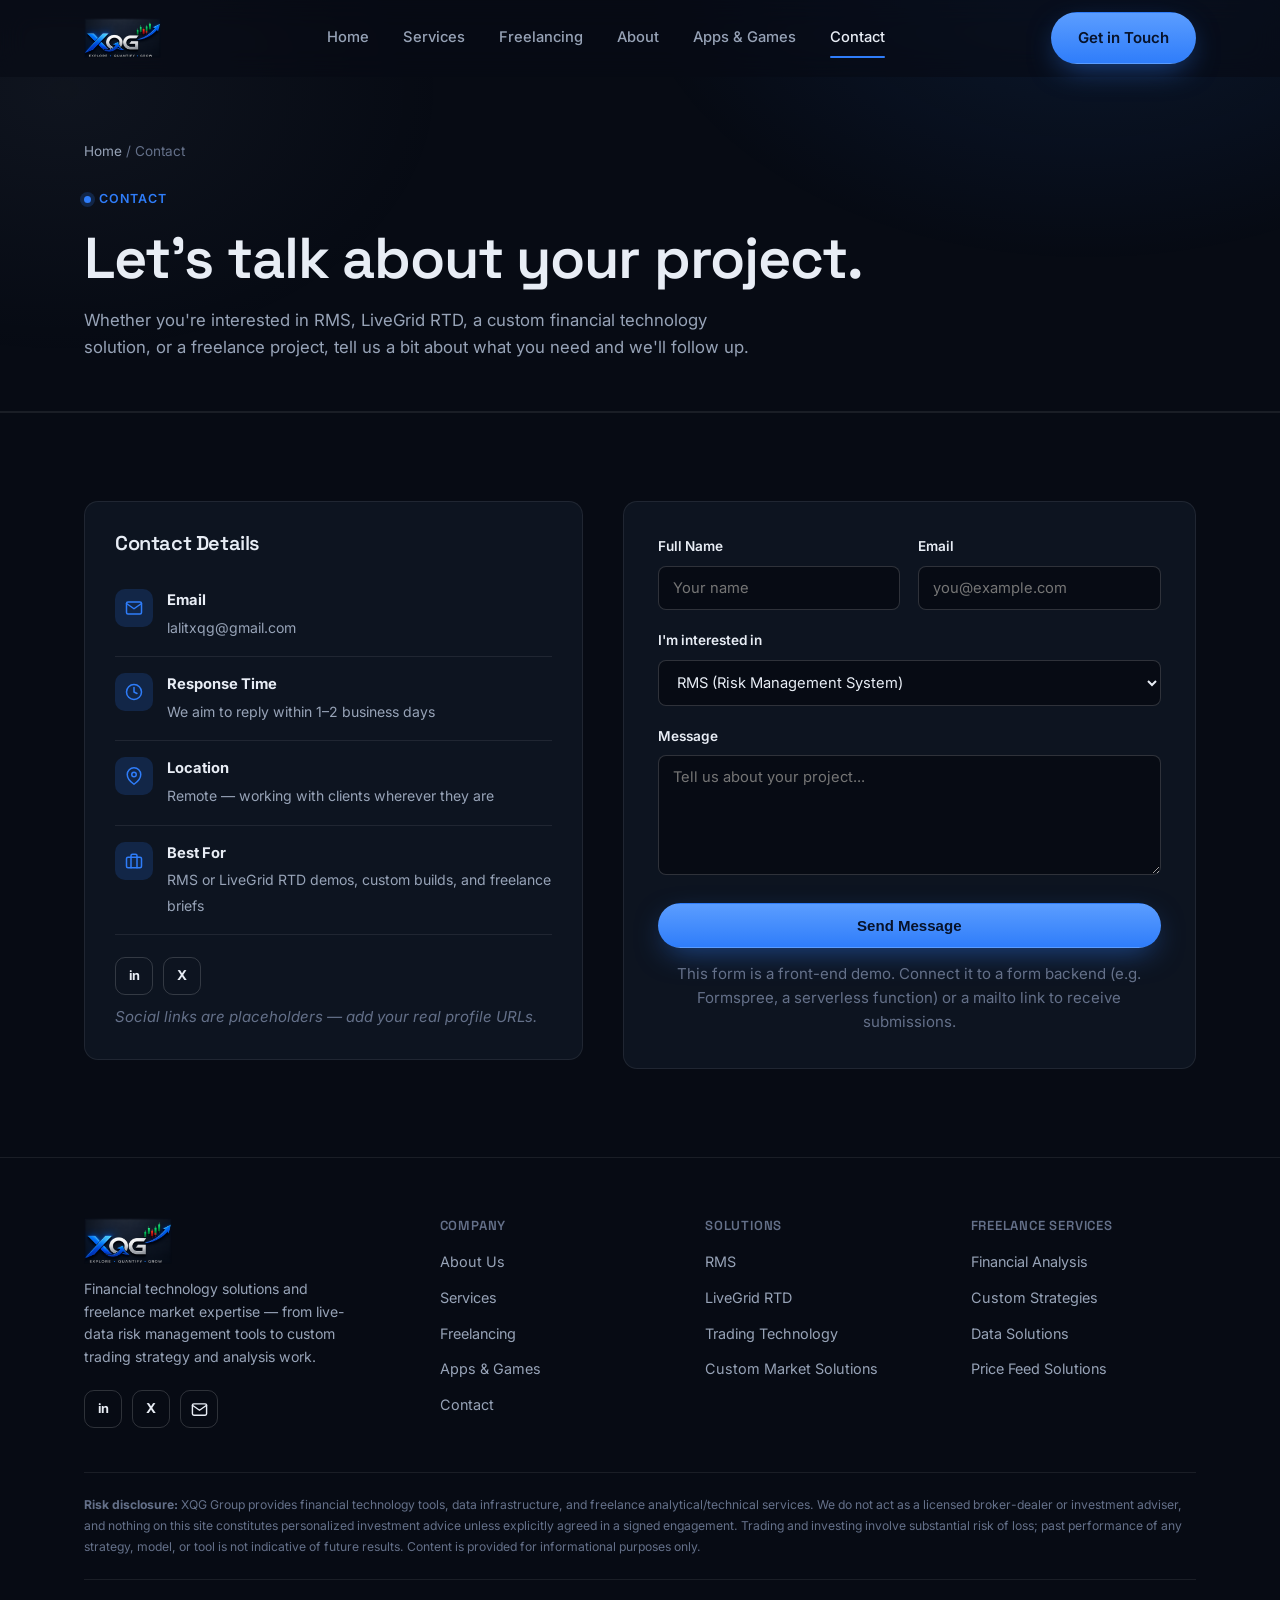
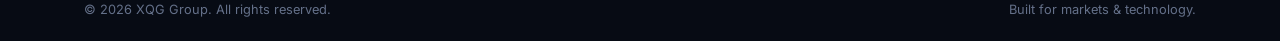
<file: contact.html>
<!doctype html>
<html lang="en">
<head>
<meta charset="UTF-8">
<meta name="viewport" content="width=device-width, initial-scale=1.0">
<title>Contact Us | XQG Group</title>
<meta name="description" content="Get in touch with XQG Group about financial technology solutions, RMS, LiveGrid RTD, or freelance financial and market services.">
<link rel="icon" type="image/png" sizes="32x32" href="assets/icon-32.png">
<link rel="apple-touch-icon" sizes="180x180" href="assets/icon-180.png">
<link rel="icon" type="image/png" sizes="256x256" href="assets/icon-256.png">
<link rel="preconnect" href="https://fonts.googleapis.com">
<link rel="preconnect" href="https://fonts.gstatic.com" crossorigin>
<link href="https://fonts.googleapis.com/css2?family=Space+Grotesk:wght@500;600;700&family=Inter:wght@400;500;600;700&display=swap" rel="stylesheet">
<link rel="stylesheet" href="css/style.css">
<script>document.documentElement.classList.add('js');</script>
</head>
<body>

<header class="site-header">
  <div class="container nav">
    <a href="index.html" class="brand">
      <img src="assets/logo.png" alt="XQG Group" class="brand-logo">
    </a>
    <nav class="nav-links">
      <a href="index.html">Home</a>
      <a href="services.html">Services</a>
      <a href="freelancing.html">Freelancing</a>
      <a href="about.html">About</a>
      <a href="https://apps.xqg.co.in">Apps &amp; Games</a>
      <a href="contact.html">Contact</a>
    </nav>
    <div class="nav-actions">
      <a href="contact.html" class="btn btn-primary">Get in Touch</a>
      <button class="nav-toggle" aria-label="Toggle navigation" aria-expanded="false">
        <svg width="20" height="20" viewBox="0 0 24 24" fill="none" stroke="currentColor" stroke-width="2" stroke-linecap="round"><line x1="3" y1="6" x2="21" y2="6"/><line x1="3" y1="12" x2="21" y2="12"/><line x1="3" y1="18" x2="21" y2="18"/></svg>
      </button>
    </div>
  </div>
</header>

<main>

  <div class="page-header">
    <div class="container">
      <div class="breadcrumb"><a href="index.html">Home</a> / Contact</div>
      <div class="eyebrow">Contact</div>
      <h1>Let's talk about your project.</h1>
      <p class="lead">
        Whether you're interested in RMS, LiveGrid RTD, a custom financial technology
        solution, or a freelance project, tell us a bit about what you need and
        we'll follow up.
      </p>
    </div>
  </div>

  <section class="section">
    <div class="container">
      <div class="contact-grid">

        <div class="reveal">
          <div class="card contact-info-card">
            <h3 style="margin-bottom:18px;">Contact Details</h3>

            <div class="contact-info-row">
              <div class="icon">
                <svg viewBox="0 0 24 24" fill="none" stroke="currentColor" stroke-width="2" stroke-linecap="round" stroke-linejoin="round"><rect x="2" y="4" width="20" height="16" rx="2"/><path d="m22 6-10 7L2 6"/></svg>
              </div>
              <div>
                <strong>Email</strong>
                <a href="mailto:lalitxqg@gmail.com">lalitxqg@gmail.com</a>
              </div>
            </div>

            <div class="contact-info-row">
              <div class="icon">
                <svg viewBox="0 0 24 24" fill="none" stroke="currentColor" stroke-width="2" stroke-linecap="round" stroke-linejoin="round"><circle cx="12" cy="12" r="10"/><polyline points="12 6 12 12 16 14"/></svg>
              </div>
              <div>
                <strong>Response Time</strong>
                <span>We aim to reply within 1–2 business days</span>
              </div>
            </div>

            <div class="contact-info-row">
              <div class="icon">
                <svg viewBox="0 0 24 24" fill="none" stroke="currentColor" stroke-width="2" stroke-linecap="round" stroke-linejoin="round"><path d="M21 10c0 7-9 13-9 13s-9-6-9-13a9 9 0 0 1 18 0z"/><circle cx="12" cy="10" r="3"/></svg>
              </div>
              <div>
                <strong>Location</strong>
                <span>Remote — working with clients wherever they are</span>
              </div>
            </div>

            <div class="contact-info-row">
              <div class="icon">
                <svg viewBox="0 0 24 24" fill="none" stroke="currentColor" stroke-width="2" stroke-linecap="round" stroke-linejoin="round"><rect x="2" y="7" width="20" height="14" rx="2"/><path d="M16 21V5a2 2 0 0 0-2-2h-4a2 2 0 0 0-2 2v16"/></svg>
              </div>
              <div>
                <strong>Best For</strong>
                <span>RMS or LiveGrid RTD demos, custom builds, and freelance briefs</span>
              </div>
            </div>

            <div class="social-row">
              <a href="#" aria-label="LinkedIn" style="font-weight:700;font-size:0.8rem;">in</a>
              <a href="#" aria-label="X (Twitter)" style="font-weight:700;font-size:0.85rem;">X</a>
            </div>
            <p class="placeholder-note">Social links are placeholders — add your real profile URLs.</p>
          </div>
        </div>

        <div class="reveal">
          <div class="card form-card">
            <div id="form-success">Thanks — your message has been noted. We'll get back to you shortly.</div>
            <form id="contact-form">
              <div class="form-row">
                <div class="field">
                  <label for="name">Full Name</label>
                  <input type="text" id="name" name="name" placeholder="Your name" required>
                </div>
                <div class="field">
                  <label for="email">Email</label>
                  <input type="email" id="email" name="email" placeholder="you@example.com" required>
                </div>
              </div>

              <div class="field">
                <label for="interest">I'm interested in</label>
                <select id="interest" name="interest">
                  <option>RMS (Risk Management System)</option>
                  <option>LiveGrid RTD (Excel Price Feed)</option>
                  <option>Custom Financial Technology Solution</option>
                  <option>Freelance Financial Analysis</option>
                  <option>Freelance Trading Strategy</option>
                  <option>Freelance Data / RMS / Price Feed Project</option>
                  <option>Something Else</option>
                </select>
              </div>

              <div class="field">
                <label for="message">Message</label>
                <textarea id="message" name="message" placeholder="Tell us about your project..." required></textarea>
              </div>

              <button type="submit" class="btn btn-primary btn-block">Send Message</button>
              <p class="form-note">This form is a front-end demo. Connect it to a form backend (e.g. Formspree, a serverless function) or a mailto link to receive submissions.</p>
            </form>
          </div>
        </div>

      </div>
    </div>
  </section>

</main>

<footer class="site-footer">
  <div class="container">
    <div class="footer-grid">
      <div class="footer-brand">
        <a href="index.html" class="brand">
          <img src="assets/logo.png" alt="XQG Group" class="brand-logo">
        </a>
        <p>Financial technology solutions and freelance market expertise — from live-data risk management tools to custom trading strategy and analysis work.</p>
        <div class="social-row">
          <a href="#" aria-label="LinkedIn" style="font-weight:700;font-size:0.8rem;">in</a>
          <a href="#" aria-label="X (Twitter)" style="font-weight:700;font-size:0.85rem;">X</a>
          <a href="mailto:lalitxqg@gmail.com" aria-label="Email">
            <svg viewBox="0 0 24 24" fill="none" stroke="currentColor" stroke-width="2" stroke-linecap="round" stroke-linejoin="round"><rect x="2" y="4" width="20" height="16" rx="2"/><path d="m22 6-10 7L2 6"/></svg>
          </a>
        </div>
      </div>
      <div class="footer-col">
        <h4>Company</h4>
        <ul>
          <li><a href="about.html">About Us</a></li>
          <li><a href="services.html">Services</a></li>
          <li><a href="freelancing.html">Freelancing</a></li>
          <li><a href="https://apps.xqg.co.in">Apps &amp; Games</a></li>
          <li><a href="contact.html">Contact</a></li>
        </ul>
      </div>
      <div class="footer-col">
        <h4>Solutions</h4>
        <ul>
          <li><a href="services.html#rms">RMS</a></li>
          <li><a href="services.html#livegrid-rtd">LiveGrid RTD</a></li>
          <li><a href="services.html#trading-tech">Trading Technology</a></li>
          <li><a href="services.html#custom-solutions">Custom Market Solutions</a></li>
        </ul>
      </div>
      <div class="footer-col">
        <h4>Freelance Services</h4>
        <ul>
          <li><a href="freelancing.html#financial-analysis">Financial Analysis</a></li>
          <li><a href="freelancing.html#strategies">Custom Strategies</a></li>
          <li><a href="freelancing.html#data-solutions">Data Solutions</a></li>
          <li><a href="freelancing.html#price-feed">Price Feed Solutions</a></li>
        </ul>
      </div>
    </div>

    <div class="disclaimer">
      <p><strong>Risk disclosure:</strong> XQG Group provides financial technology tools, data infrastructure, and freelance analytical/technical services. We do not act as a licensed broker-dealer or investment adviser, and nothing on this site constitutes personalized investment advice unless explicitly agreed in a signed engagement. Trading and investing involve substantial risk of loss; past performance of any strategy, model, or tool is not indicative of future results. Content is provided for informational purposes only.</p>
    </div>

    <div class="footer-bottom">
      <span>© <span class="current-year"></span> XQG Group. All rights reserved.</span>
      <span>Built for markets &amp; technology.</span>
    </div>
  </div>
</footer>

<script src="js/main.js"></script>
</body>
</html>
</file>
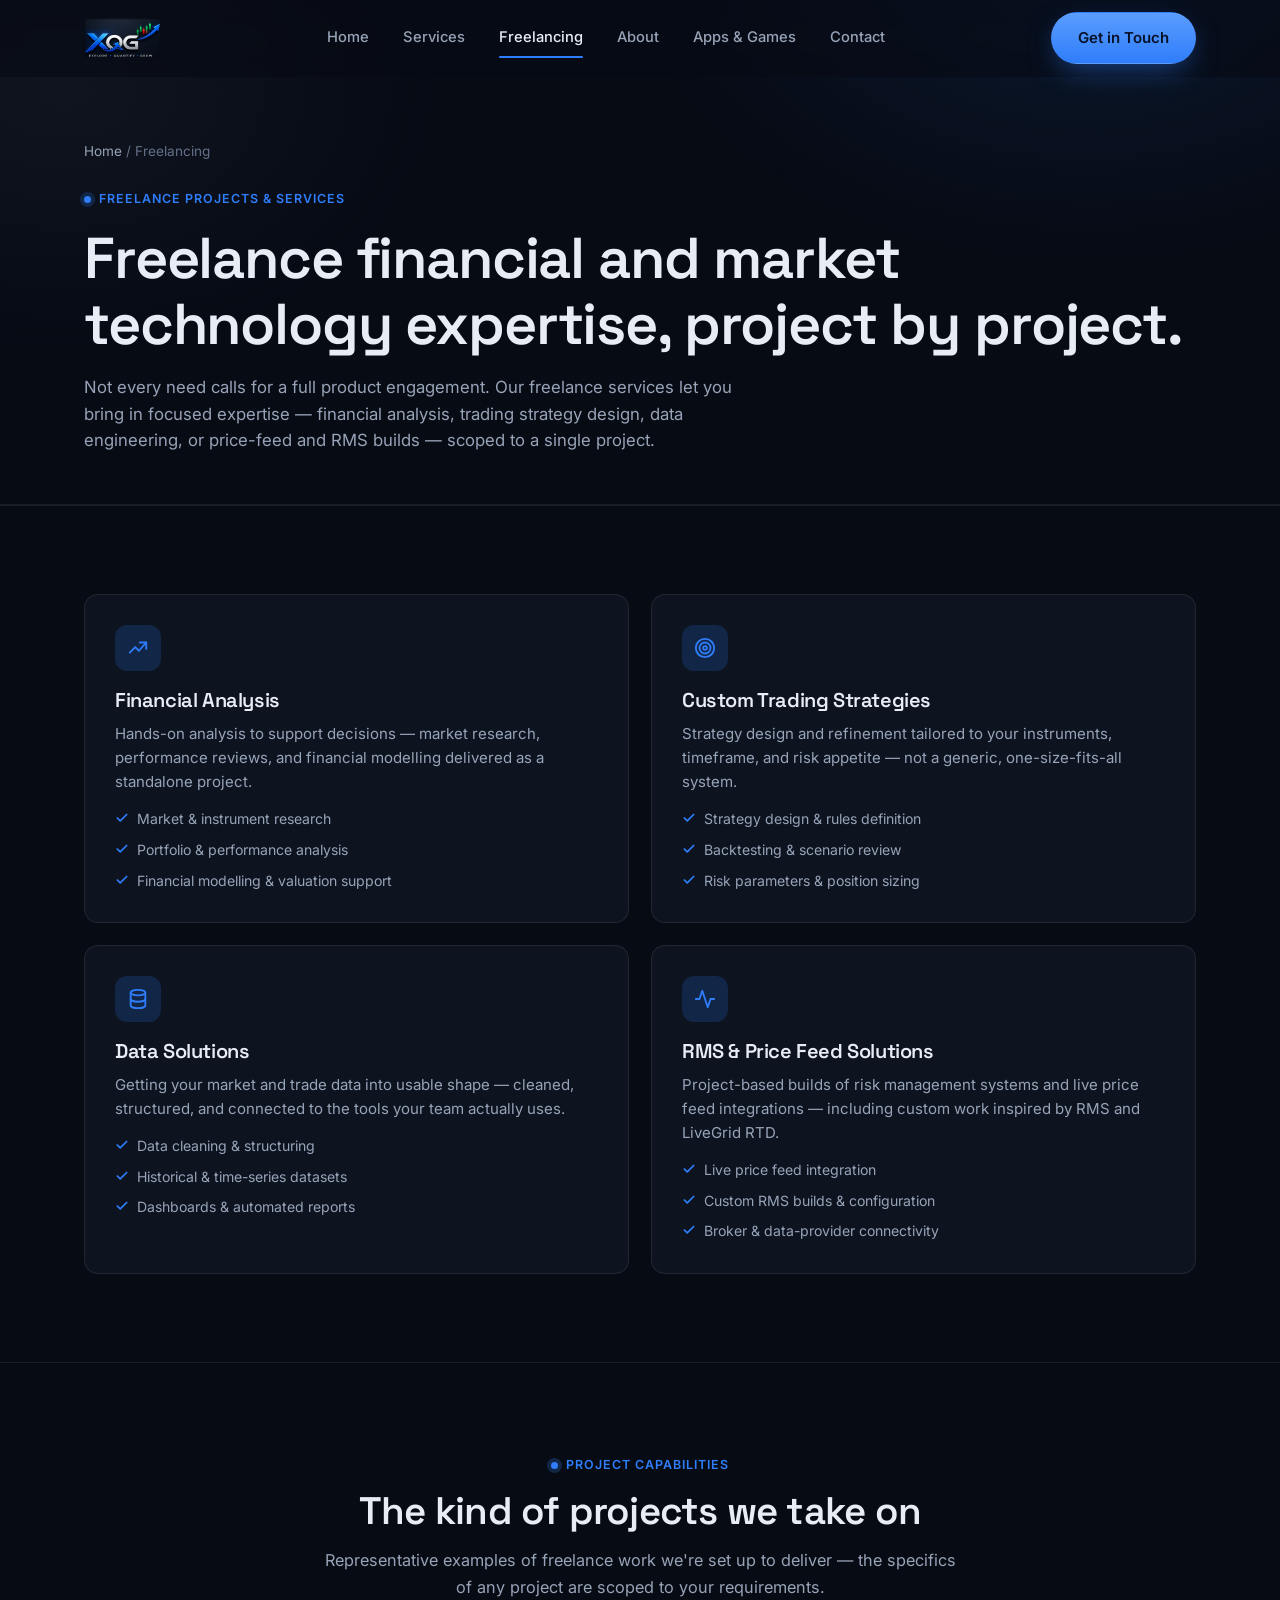
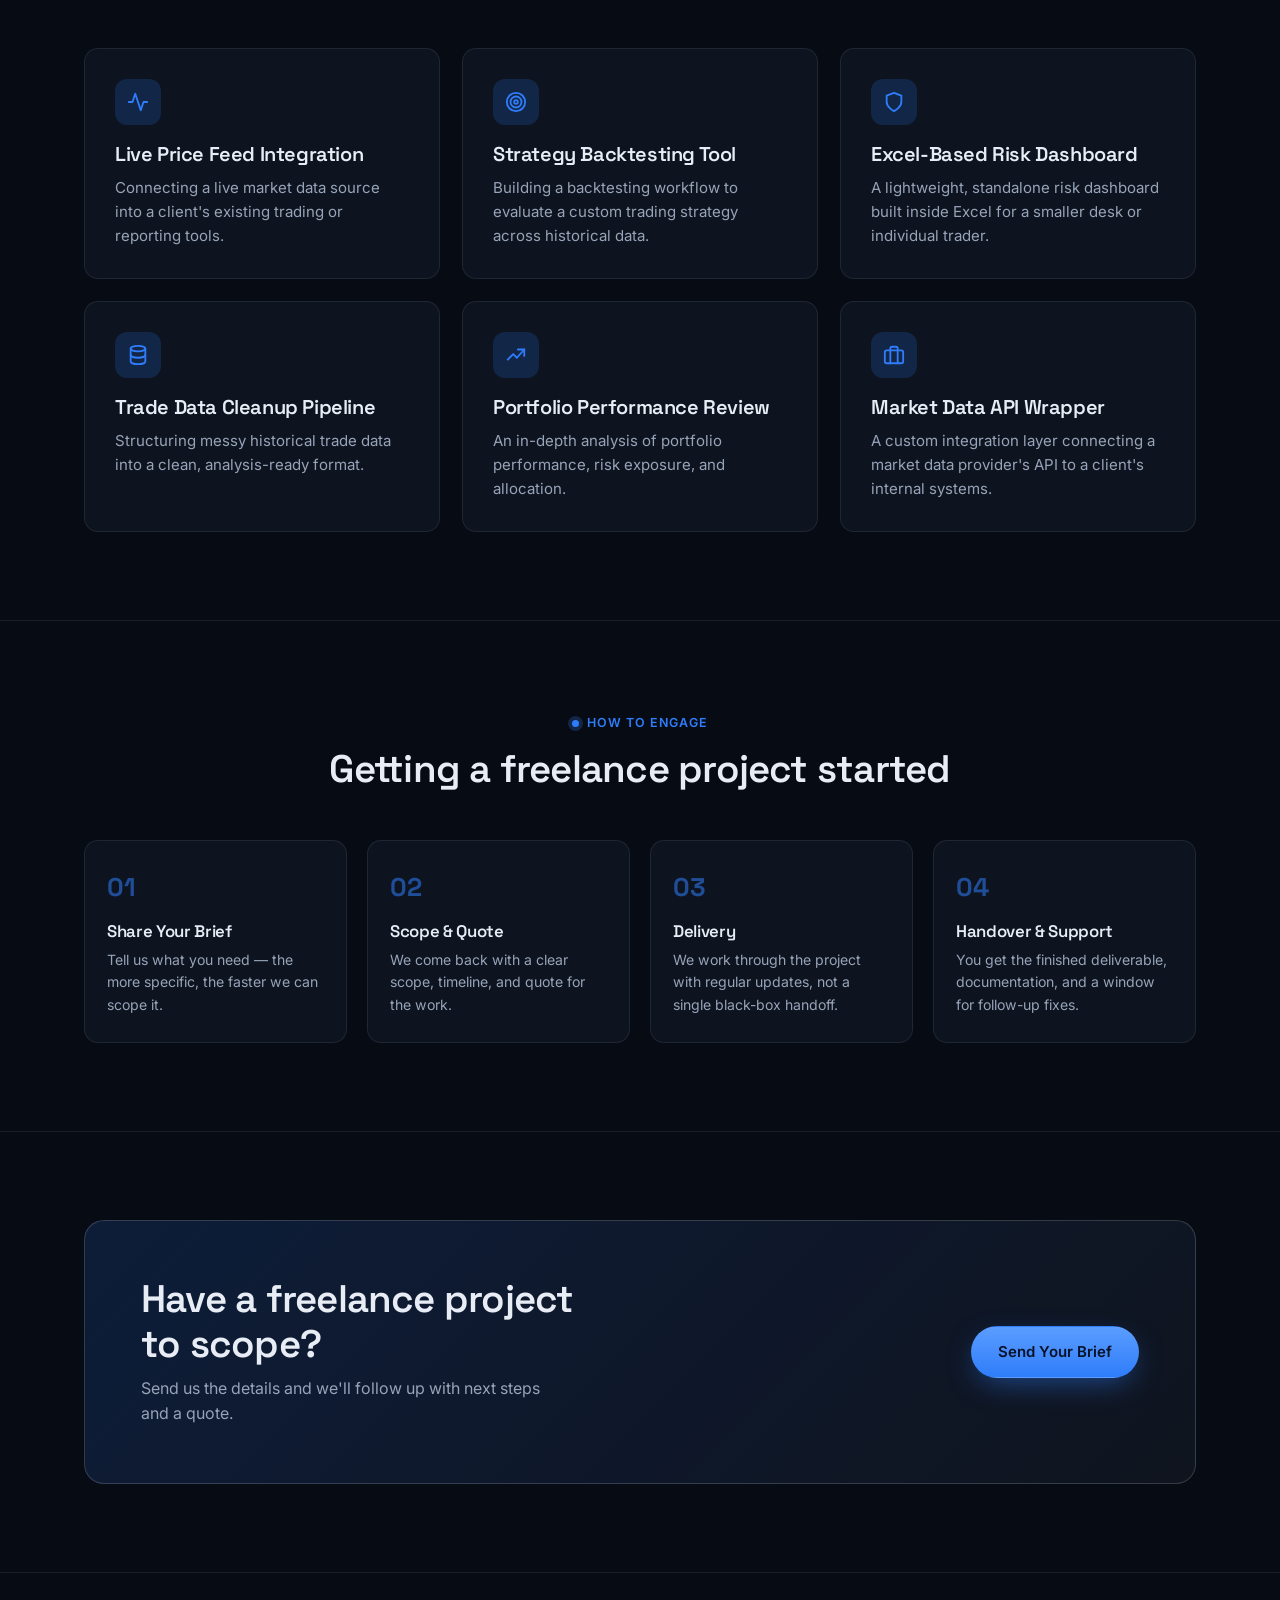
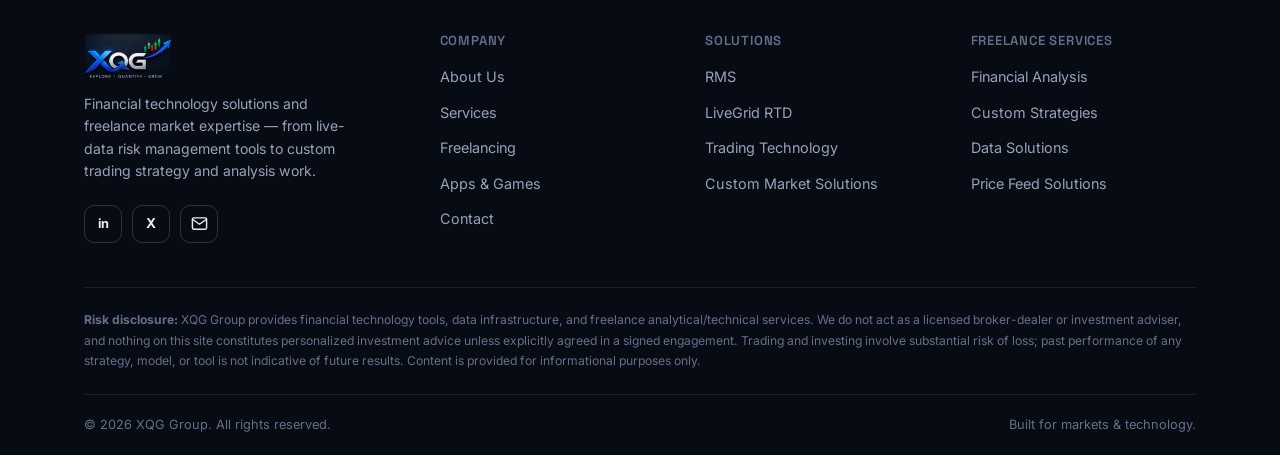
<file: freelancing.html>
<!doctype html>
<html lang="en">
<head>
<meta charset="UTF-8">
<meta name="viewport" content="width=device-width, initial-scale=1.0">
<title>Freelance Financial &amp; Market Services | XQG Group</title>
<meta name="description" content="XQG Group offers freelance financial analysis, custom trading strategy design, data solutions, and RMS &amp; price feed engineering for firms and individual traders.">
<link rel="icon" type="image/png" sizes="32x32" href="assets/icon-32.png">
<link rel="apple-touch-icon" sizes="180x180" href="assets/icon-180.png">
<link rel="icon" type="image/png" sizes="256x256" href="assets/icon-256.png">
<link rel="preconnect" href="https://fonts.googleapis.com">
<link rel="preconnect" href="https://fonts.gstatic.com" crossorigin>
<link href="https://fonts.googleapis.com/css2?family=Space+Grotesk:wght@500;600;700&family=Inter:wght@400;500;600;700&display=swap" rel="stylesheet">
<link rel="stylesheet" href="css/style.css">
<script>document.documentElement.classList.add('js');</script>
</head>
<body>

<header class="site-header">
  <div class="container nav">
    <a href="index.html" class="brand">
      <img src="assets/logo.png" alt="XQG Group" class="brand-logo">
    </a>
    <nav class="nav-links">
      <a href="index.html">Home</a>
      <a href="services.html">Services</a>
      <a href="freelancing.html">Freelancing</a>
      <a href="about.html">About</a>
      <a href="https://apps.xqg.co.in">Apps &amp; Games</a>
      <a href="contact.html">Contact</a>
    </nav>
    <div class="nav-actions">
      <a href="contact.html" class="btn btn-primary">Get in Touch</a>
      <button class="nav-toggle" aria-label="Toggle navigation" aria-expanded="false">
        <svg width="20" height="20" viewBox="0 0 24 24" fill="none" stroke="currentColor" stroke-width="2" stroke-linecap="round"><line x1="3" y1="6" x2="21" y2="6"/><line x1="3" y1="12" x2="21" y2="12"/><line x1="3" y1="18" x2="21" y2="18"/></svg>
      </button>
    </div>
  </div>
</header>

<main>

  <div class="page-header">
    <div class="container">
      <div class="breadcrumb"><a href="index.html">Home</a> / Freelancing</div>
      <div class="eyebrow">Freelance Projects &amp; Services</div>
      <h1>Freelance financial and market technology expertise, project by project.</h1>
      <p class="lead">
        Not every need calls for a full product engagement. Our freelance services let
        you bring in focused expertise — financial analysis, trading strategy design,
        data engineering, or price-feed and RMS builds — scoped to a single project.
      </p>
    </div>
  </div>

  <!-- Service details -->
  <section class="section">
    <div class="container">
      <div class="grid grid-2">

        <div class="card reveal" id="financial-analysis">
          <div class="card-icon"><svg viewBox="0 0 24 24" fill="none" stroke="currentColor" stroke-width="2" stroke-linecap="round" stroke-linejoin="round"><polyline points="3 17 9 11 13 15 21 6"/><polyline points="14 6 21 6 21 13"/></svg></div>
          <h3>Financial Analysis</h3>
          <p>Hands-on analysis to support decisions — market research, performance reviews, and financial modelling delivered as a standalone project.</p>
          <ul>
            <li><svg viewBox="0 0 24 24" fill="none" stroke="currentColor" stroke-width="3" stroke-linecap="round" stroke-linejoin="round"><polyline points="20 6 9 17 4 12"/></svg>Market &amp; instrument research</li>
            <li><svg viewBox="0 0 24 24" fill="none" stroke="currentColor" stroke-width="3" stroke-linecap="round" stroke-linejoin="round"><polyline points="20 6 9 17 4 12"/></svg>Portfolio &amp; performance analysis</li>
            <li><svg viewBox="0 0 24 24" fill="none" stroke="currentColor" stroke-width="3" stroke-linecap="round" stroke-linejoin="round"><polyline points="20 6 9 17 4 12"/></svg>Financial modelling &amp; valuation support</li>
          </ul>
        </div>

        <div class="card reveal" id="strategies">
          <div class="card-icon"><svg viewBox="0 0 24 24" fill="none" stroke="currentColor" stroke-width="2" stroke-linecap="round" stroke-linejoin="round"><circle cx="12" cy="12" r="10"/><circle cx="12" cy="12" r="6"/><circle cx="12" cy="12" r="2"/></svg></div>
          <h3>Custom Trading Strategies</h3>
          <p>Strategy design and refinement tailored to your instruments, timeframe, and risk appetite — not a generic, one-size-fits-all system.</p>
          <ul>
            <li><svg viewBox="0 0 24 24" fill="none" stroke="currentColor" stroke-width="3" stroke-linecap="round" stroke-linejoin="round"><polyline points="20 6 9 17 4 12"/></svg>Strategy design &amp; rules definition</li>
            <li><svg viewBox="0 0 24 24" fill="none" stroke="currentColor" stroke-width="3" stroke-linecap="round" stroke-linejoin="round"><polyline points="20 6 9 17 4 12"/></svg>Backtesting &amp; scenario review</li>
            <li><svg viewBox="0 0 24 24" fill="none" stroke="currentColor" stroke-width="3" stroke-linecap="round" stroke-linejoin="round"><polyline points="20 6 9 17 4 12"/></svg>Risk parameters &amp; position sizing</li>
          </ul>
        </div>

        <div class="card reveal" id="data-solutions">
          <div class="card-icon"><svg viewBox="0 0 24 24" fill="none" stroke="currentColor" stroke-width="2" stroke-linecap="round" stroke-linejoin="round"><ellipse cx="12" cy="5" rx="8" ry="3"/><path d="M4 5v14c0 1.66 3.58 3 8 3s8-1.34 8-3V5"/><path d="M4 12c0 1.66 3.58 3 8 3s8-1.34 8-3"/></svg></div>
          <h3>Data Solutions</h3>
          <p>Getting your market and trade data into usable shape — cleaned, structured, and connected to the tools your team actually uses.</p>
          <ul>
            <li><svg viewBox="0 0 24 24" fill="none" stroke="currentColor" stroke-width="3" stroke-linecap="round" stroke-linejoin="round"><polyline points="20 6 9 17 4 12"/></svg>Data cleaning &amp; structuring</li>
            <li><svg viewBox="0 0 24 24" fill="none" stroke="currentColor" stroke-width="3" stroke-linecap="round" stroke-linejoin="round"><polyline points="20 6 9 17 4 12"/></svg>Historical &amp; time-series datasets</li>
            <li><svg viewBox="0 0 24 24" fill="none" stroke="currentColor" stroke-width="3" stroke-linecap="round" stroke-linejoin="round"><polyline points="20 6 9 17 4 12"/></svg>Dashboards &amp; automated reports</li>
          </ul>
        </div>

        <div class="card reveal" id="price-feed">
          <div class="card-icon"><svg viewBox="0 0 24 24" fill="none" stroke="currentColor" stroke-width="2" stroke-linecap="round" stroke-linejoin="round"><polyline points="22 12 18 12 15 21 9 3 6 12 2 12"/></svg></div>
          <h3>RMS &amp; Price Feed Solutions</h3>
          <p>Project-based builds of risk management systems and live price feed integrations — including custom work inspired by RMS and LiveGrid RTD.</p>
          <ul>
            <li><svg viewBox="0 0 24 24" fill="none" stroke="currentColor" stroke-width="3" stroke-linecap="round" stroke-linejoin="round"><polyline points="20 6 9 17 4 12"/></svg>Live price feed integration</li>
            <li><svg viewBox="0 0 24 24" fill="none" stroke="currentColor" stroke-width="3" stroke-linecap="round" stroke-linejoin="round"><polyline points="20 6 9 17 4 12"/></svg>Custom RMS builds &amp; configuration</li>
            <li><svg viewBox="0 0 24 24" fill="none" stroke="currentColor" stroke-width="3" stroke-linecap="round" stroke-linejoin="round"><polyline points="20 6 9 17 4 12"/></svg>Broker &amp; data-provider connectivity</li>
          </ul>
        </div>

      </div>
    </div>
  </section>

  <!-- Project capabilities -->
  <section class="section">
    <div class="container">
      <div class="section-head center reveal">
        <div class="eyebrow">Project Capabilities</div>
        <h2>The kind of projects we take on</h2>
        <p>Representative examples of freelance work we're set up to deliver — the specifics of any project are scoped to your requirements.</p>
      </div>

      <div class="grid grid-3">
        <div class="card reveal">
          <div class="card-icon"><svg viewBox="0 0 24 24" fill="none" stroke="currentColor" stroke-width="2" stroke-linecap="round" stroke-linejoin="round"><polyline points="22 12 18 12 15 21 9 3 6 12 2 12"/></svg></div>
          <h3>Live Price Feed Integration</h3>
          <p>Connecting a live market data source into a client's existing trading or reporting tools.</p>
        </div>
        <div class="card reveal">
          <div class="card-icon"><svg viewBox="0 0 24 24" fill="none" stroke="currentColor" stroke-width="2" stroke-linecap="round" stroke-linejoin="round"><circle cx="12" cy="12" r="10"/><circle cx="12" cy="12" r="6"/><circle cx="12" cy="12" r="2"/></svg></div>
          <h3>Strategy Backtesting Tool</h3>
          <p>Building a backtesting workflow to evaluate a custom trading strategy across historical data.</p>
        </div>
        <div class="card reveal">
          <div class="card-icon"><svg viewBox="0 0 24 24" fill="none" stroke="currentColor" stroke-width="2" stroke-linecap="round" stroke-linejoin="round"><path d="M12 22s8-4 8-10V5l-8-3-8 3v7c0 6 8 10 8 10z"/></svg></div>
          <h3>Excel-Based Risk Dashboard</h3>
          <p>A lightweight, standalone risk dashboard built inside Excel for a smaller desk or individual trader.</p>
        </div>
        <div class="card reveal">
          <div class="card-icon"><svg viewBox="0 0 24 24" fill="none" stroke="currentColor" stroke-width="2" stroke-linecap="round" stroke-linejoin="round"><ellipse cx="12" cy="5" rx="8" ry="3"/><path d="M4 5v14c0 1.66 3.58 3 8 3s8-1.34 8-3V5"/><path d="M4 12c0 1.66 3.58 3 8 3s8-1.34 8-3"/></svg></div>
          <h3>Trade Data Cleanup Pipeline</h3>
          <p>Structuring messy historical trade data into a clean, analysis-ready format.</p>
        </div>
        <div class="card reveal">
          <div class="card-icon"><svg viewBox="0 0 24 24" fill="none" stroke="currentColor" stroke-width="2" stroke-linecap="round" stroke-linejoin="round"><polyline points="3 17 9 11 13 15 21 6"/><polyline points="14 6 21 6 21 13"/></svg></div>
          <h3>Portfolio Performance Review</h3>
          <p>An in-depth analysis of portfolio performance, risk exposure, and allocation.</p>
        </div>
        <div class="card reveal">
          <div class="card-icon"><svg viewBox="0 0 24 24" fill="none" stroke="currentColor" stroke-width="2" stroke-linecap="round" stroke-linejoin="round"><rect x="2" y="7" width="20" height="14" rx="2"/><path d="M16 21V5a2 2 0 0 0-2-2h-4a2 2 0 0 0-2 2v16"/></svg></div>
          <h3>Market Data API Wrapper</h3>
          <p>A custom integration layer connecting a market data provider's API to a client's internal systems.</p>
        </div>
      </div>
    </div>
  </section>

  <!-- Engagement steps -->
  <section class="section">
    <div class="container">
      <div class="section-head center reveal">
        <div class="eyebrow">How to Engage</div>
        <h2>Getting a freelance project started</h2>
      </div>
      <div class="steps">
        <div class="step reveal">
          <h3>Share Your Brief</h3>
          <p>Tell us what you need — the more specific, the faster we can scope it.</p>
        </div>
        <div class="step reveal">
          <h3>Scope &amp; Quote</h3>
          <p>We come back with a clear scope, timeline, and quote for the work.</p>
        </div>
        <div class="step reveal">
          <h3>Delivery</h3>
          <p>We work through the project with regular updates, not a single black-box handoff.</p>
        </div>
        <div class="step reveal">
          <h3>Handover &amp; Support</h3>
          <p>You get the finished deliverable, documentation, and a window for follow-up fixes.</p>
        </div>
      </div>
    </div>
  </section>

  <!-- CTA -->
  <section class="section">
    <div class="container">
      <div class="cta-banner reveal">
        <div>
          <h2>Have a freelance project to scope?</h2>
          <p>Send us the details and we'll follow up with next steps and a quote.</p>
        </div>
        <a href="contact.html" class="btn btn-primary">Send Your Brief</a>
      </div>
    </div>
  </section>

</main>

<footer class="site-footer">
  <div class="container">
    <div class="footer-grid">
      <div class="footer-brand">
        <a href="index.html" class="brand">
          <img src="assets/logo.png" alt="XQG Group" class="brand-logo">
        </a>
        <p>Financial technology solutions and freelance market expertise — from live-data risk management tools to custom trading strategy and analysis work.</p>
        <div class="social-row">
          <a href="#" aria-label="LinkedIn" style="font-weight:700;font-size:0.8rem;">in</a>
          <a href="#" aria-label="X (Twitter)" style="font-weight:700;font-size:0.85rem;">X</a>
          <a href="mailto:lalitxqg@gmail.com" aria-label="Email">
            <svg viewBox="0 0 24 24" fill="none" stroke="currentColor" stroke-width="2" stroke-linecap="round" stroke-linejoin="round"><rect x="2" y="4" width="20" height="16" rx="2"/><path d="m22 6-10 7L2 6"/></svg>
          </a>
        </div>
      </div>
      <div class="footer-col">
        <h4>Company</h4>
        <ul>
          <li><a href="about.html">About Us</a></li>
          <li><a href="services.html">Services</a></li>
          <li><a href="freelancing.html">Freelancing</a></li>
          <li><a href="https://apps.xqg.co.in">Apps &amp; Games</a></li>
          <li><a href="contact.html">Contact</a></li>
        </ul>
      </div>
      <div class="footer-col">
        <h4>Solutions</h4>
        <ul>
          <li><a href="services.html#rms">RMS</a></li>
          <li><a href="services.html#livegrid-rtd">LiveGrid RTD</a></li>
          <li><a href="services.html#trading-tech">Trading Technology</a></li>
          <li><a href="services.html#custom-solutions">Custom Market Solutions</a></li>
        </ul>
      </div>
      <div class="footer-col">
        <h4>Freelance Services</h4>
        <ul>
          <li><a href="freelancing.html#financial-analysis">Financial Analysis</a></li>
          <li><a href="freelancing.html#strategies">Custom Strategies</a></li>
          <li><a href="freelancing.html#data-solutions">Data Solutions</a></li>
          <li><a href="freelancing.html#price-feed">Price Feed Solutions</a></li>
        </ul>
      </div>
    </div>

    <div class="disclaimer">
      <p><strong>Risk disclosure:</strong> XQG Group provides financial technology tools, data infrastructure, and freelance analytical/technical services. We do not act as a licensed broker-dealer or investment adviser, and nothing on this site constitutes personalized investment advice unless explicitly agreed in a signed engagement. Trading and investing involve substantial risk of loss; past performance of any strategy, model, or tool is not indicative of future results. Content is provided for informational purposes only.</p>
    </div>

    <div class="footer-bottom">
      <span>© <span class="current-year"></span> XQG Group. All rights reserved.</span>
      <span>Built for markets &amp; technology.</span>
    </div>
  </div>
</footer>

<script src="js/main.js"></script>
</body>
</html>
</file>
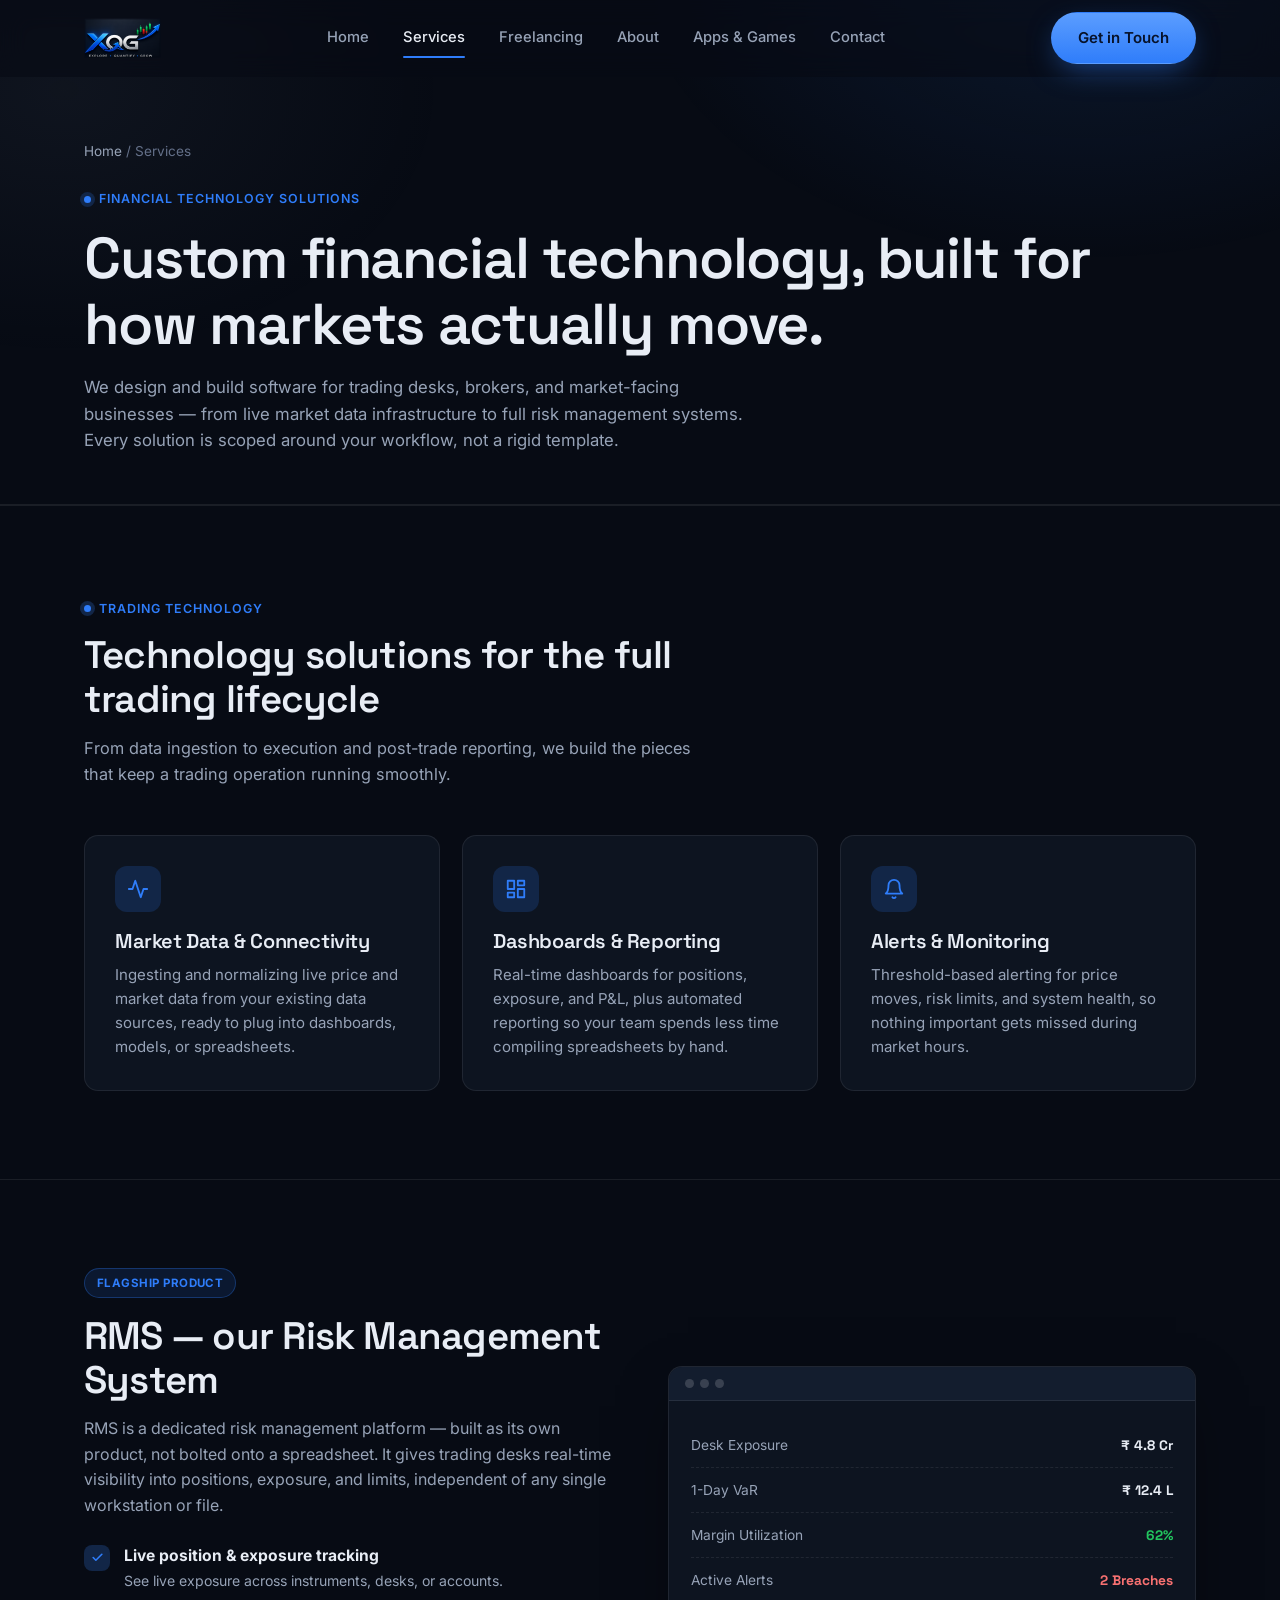
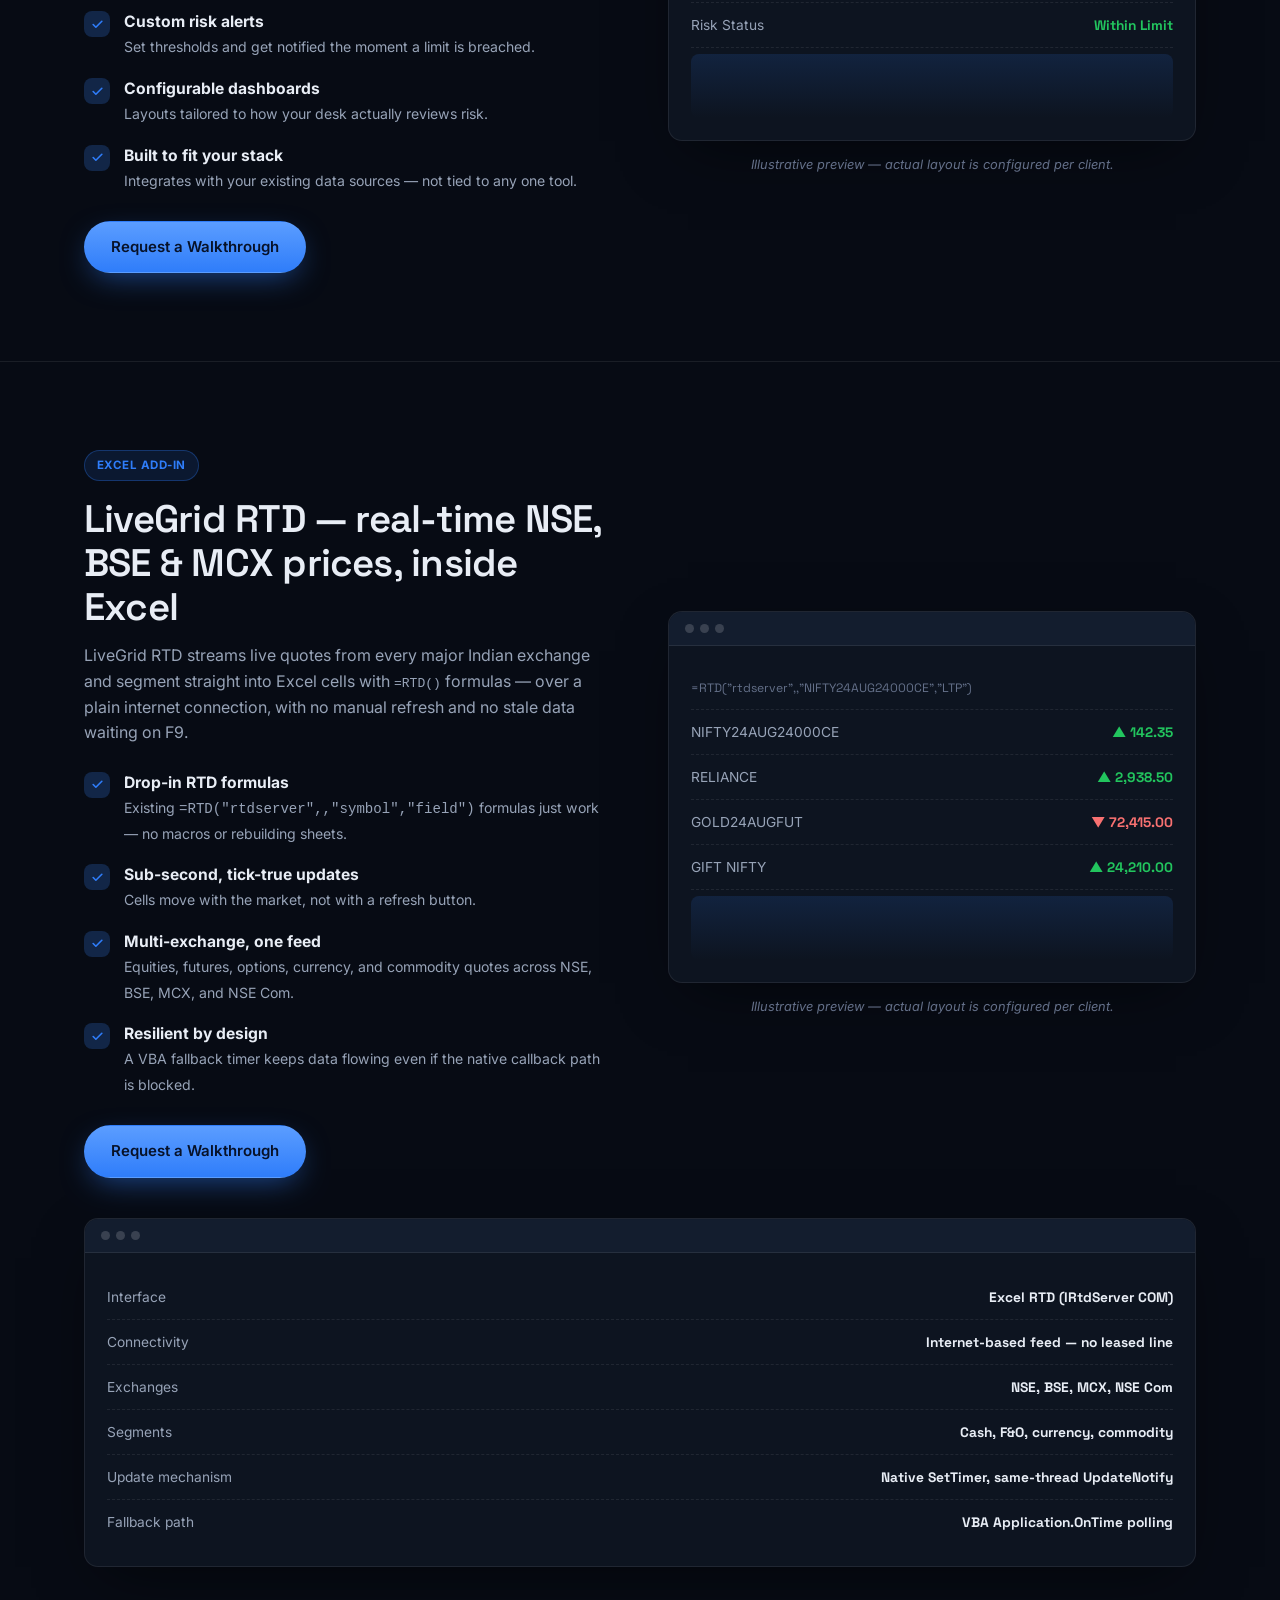
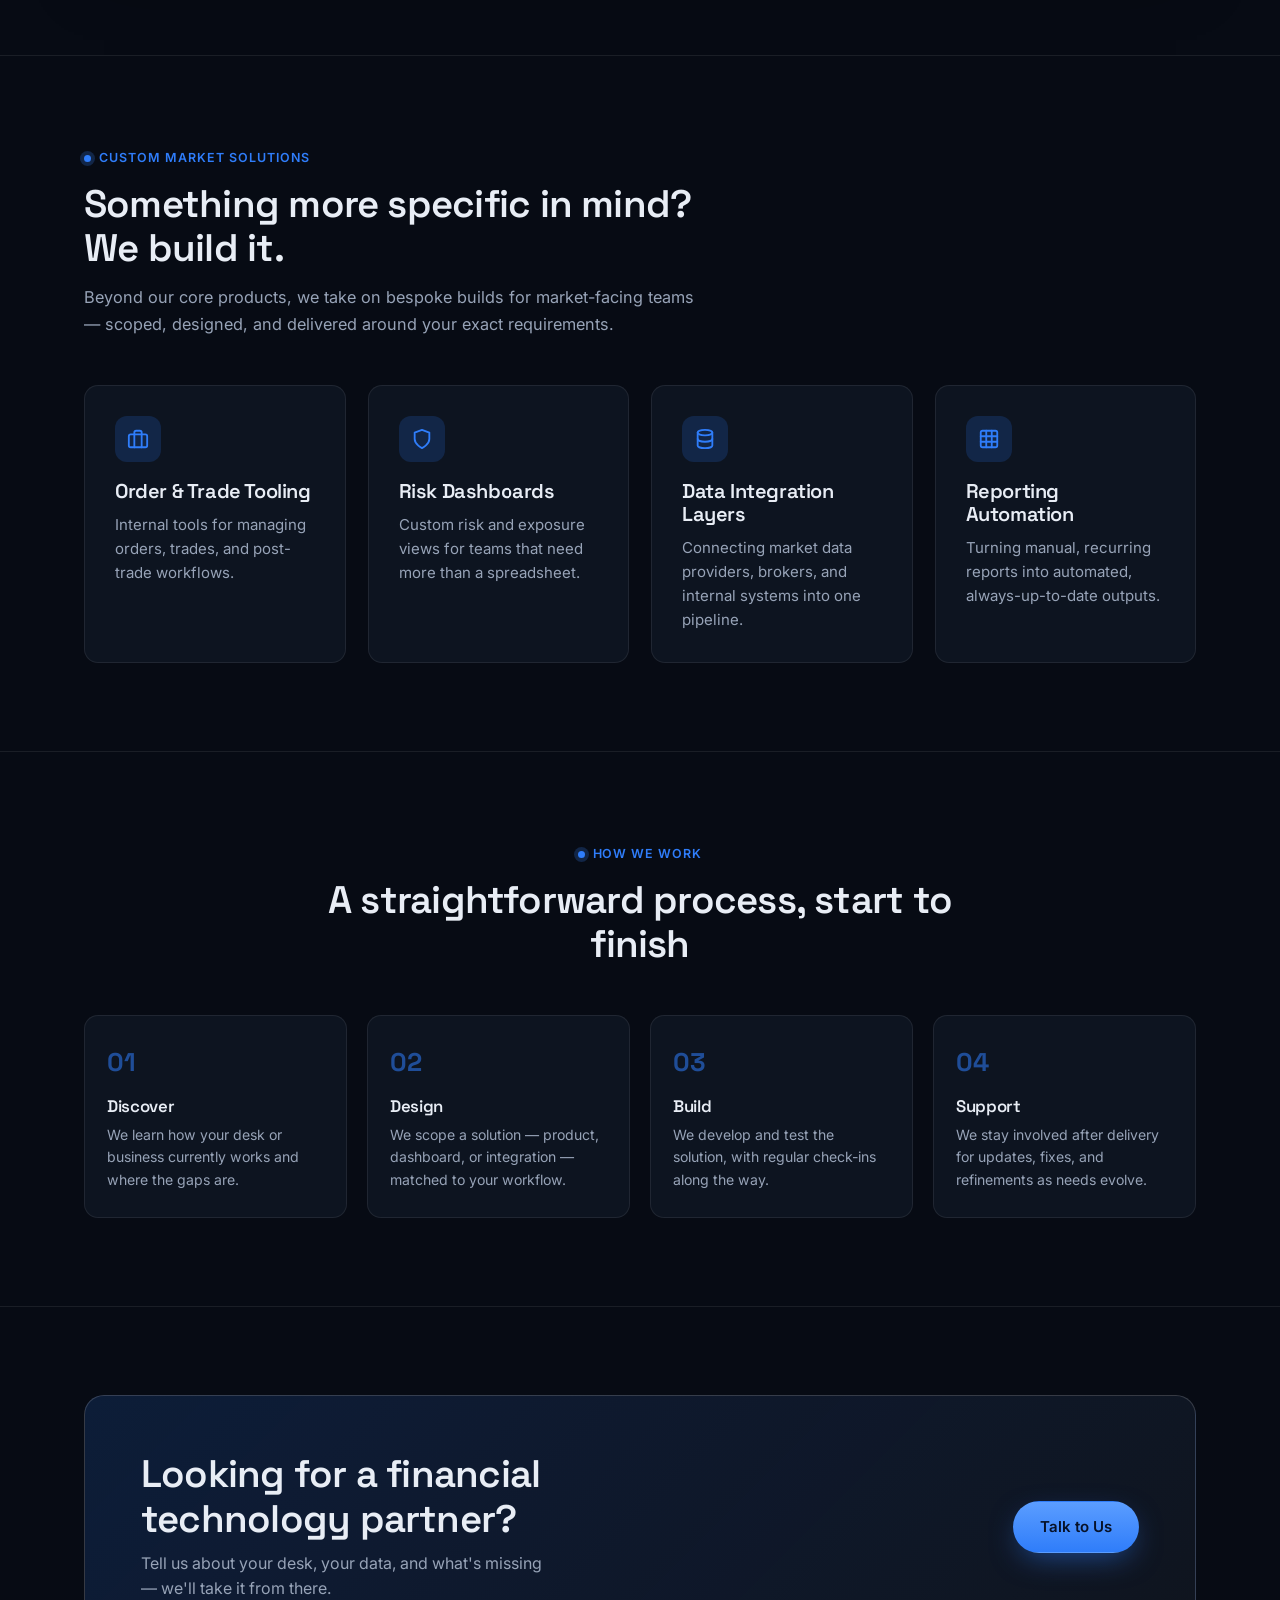
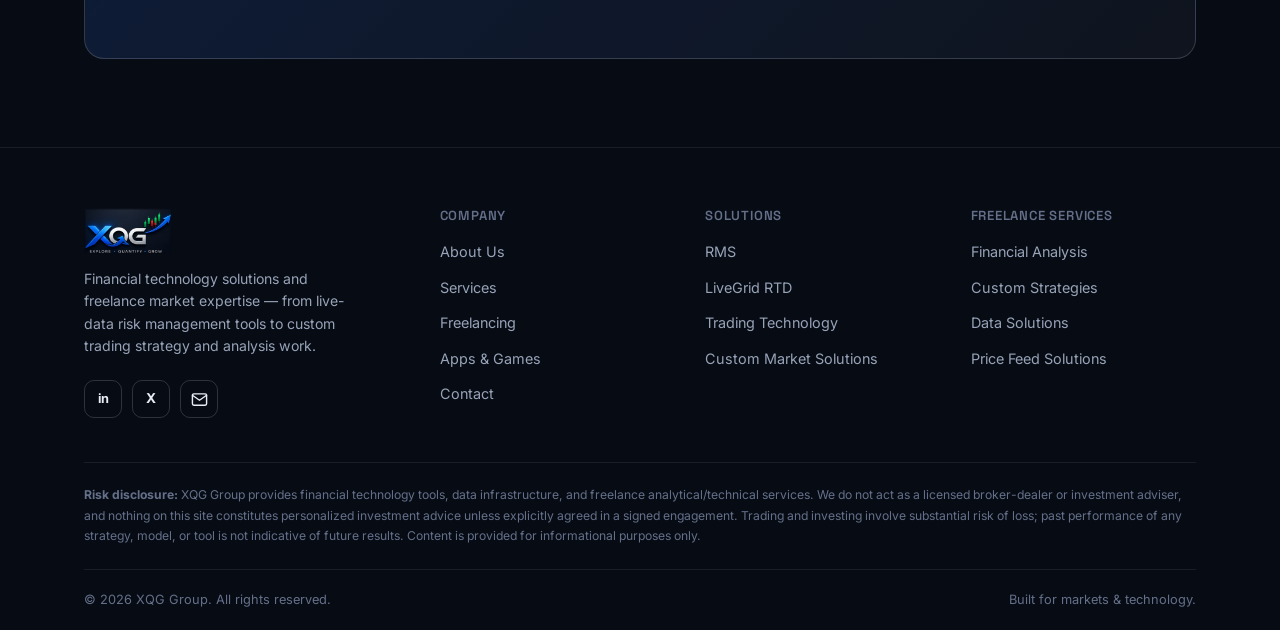
<file: services.html>
<!doctype html>
<html lang="en">
<head>
<meta charset="UTF-8">
<meta name="viewport" content="width=device-width, initial-scale=1.0">
<title>Financial Technology Solutions | XQG Group</title>
<meta name="description" content="Custom financial technology solutions from XQG Group — trading technology, RMS for risk management, LiveGrid RTD for live Excel price feeds, and bespoke market software.">
<link rel="icon" type="image/png" sizes="32x32" href="assets/icon-32.png">
<link rel="apple-touch-icon" sizes="180x180" href="assets/icon-180.png">
<link rel="icon" type="image/png" sizes="256x256" href="assets/icon-256.png">
<link rel="preconnect" href="https://fonts.googleapis.com">
<link rel="preconnect" href="https://fonts.gstatic.com" crossorigin>
<link href="https://fonts.googleapis.com/css2?family=Space+Grotesk:wght@500;600;700&family=Inter:wght@400;500;600;700&display=swap" rel="stylesheet">
<link rel="stylesheet" href="css/style.css">
<script>document.documentElement.classList.add('js');</script>
</head>
<body>

<header class="site-header">
  <div class="container nav">
    <a href="index.html" class="brand">
      <img src="assets/logo.png" alt="XQG Group" class="brand-logo">
    </a>
    <nav class="nav-links">
      <a href="index.html">Home</a>
      <a href="services.html">Services</a>
      <a href="freelancing.html">Freelancing</a>
      <a href="about.html">About</a>
      <a href="https://apps.xqg.co.in">Apps &amp; Games</a>
      <a href="contact.html">Contact</a>
    </nav>
    <div class="nav-actions">
      <a href="contact.html" class="btn btn-primary">Get in Touch</a>
      <button class="nav-toggle" aria-label="Toggle navigation" aria-expanded="false">
        <svg width="20" height="20" viewBox="0 0 24 24" fill="none" stroke="currentColor" stroke-width="2" stroke-linecap="round"><line x1="3" y1="6" x2="21" y2="6"/><line x1="3" y1="12" x2="21" y2="12"/><line x1="3" y1="18" x2="21" y2="18"/></svg>
      </button>
    </div>
  </div>
</header>

<main>

  <div class="page-header">
    <div class="container">
      <div class="breadcrumb"><a href="index.html">Home</a> / Services</div>
      <div class="eyebrow">Financial Technology Solutions</div>
      <h1>Custom financial technology, built for how markets actually move.</h1>
      <p class="lead">
        We design and build software for trading desks, brokers, and market-facing
        businesses — from live market data infrastructure to full risk management
        systems. Every solution is scoped around your workflow, not a rigid template.
      </p>
    </div>
  </div>

  <!-- Trading Technology -->
  <section class="section" id="trading-tech">
    <div class="container">
      <div class="section-head reveal">
        <div class="eyebrow">Trading Technology</div>
        <h2>Technology solutions for the full trading lifecycle</h2>
        <p>From data ingestion to execution and post-trade reporting, we build the pieces that keep a trading operation running smoothly.</p>
      </div>

      <div class="grid grid-3">
        <div class="card reveal">
          <div class="card-icon"><svg viewBox="0 0 24 24" fill="none" stroke="currentColor" stroke-width="2" stroke-linecap="round" stroke-linejoin="round"><polyline points="22 12 18 12 15 21 9 3 6 12 2 12"/></svg></div>
          <h3>Market Data &amp; Connectivity</h3>
          <p>Ingesting and normalizing live price and market data from your existing data sources, ready to plug into dashboards, models, or spreadsheets.</p>
        </div>
        <div class="card reveal">
          <div class="card-icon"><svg viewBox="0 0 24 24" fill="none" stroke="currentColor" stroke-width="2" stroke-linecap="round" stroke-linejoin="round"><rect x="3" y="3" width="7" height="9"/><rect x="14" y="3" width="7" height="5"/><rect x="14" y="12" width="7" height="9"/><rect x="3" y="16" width="7" height="5"/></svg></div>
          <h3>Dashboards &amp; Reporting</h3>
          <p>Real-time dashboards for positions, exposure, and P&amp;L, plus automated reporting so your team spends less time compiling spreadsheets by hand.</p>
        </div>
        <div class="card reveal">
          <div class="card-icon"><svg viewBox="0 0 24 24" fill="none" stroke="currentColor" stroke-width="2" stroke-linecap="round" stroke-linejoin="round"><path d="M18 8a6 6 0 0 0-12 0c0 7-3 9-3 9h18s-3-2-3-9"/><path d="M13.73 21a2 2 0 0 1-3.46 0"/></svg></div>
          <h3>Alerts &amp; Monitoring</h3>
          <p>Threshold-based alerting for price moves, risk limits, and system health, so nothing important gets missed during market hours.</p>
        </div>
      </div>
    </div>
  </section>

  <!-- RMS -->
  <section class="section" id="rms">
    <div class="container">
      <div class="split">
        <div class="split-text reveal">
          <span class="badge">Flagship Product</span>
          <h2 style="margin-top:16px;">RMS — our Risk Management System</h2>
          <p style="margin-top:14px;">
            RMS is a dedicated risk management platform — built as its own product, not
            bolted onto a spreadsheet. It gives trading desks real-time visibility into
            positions, exposure, and limits, independent of any single workstation or file.
          </p>
          <ul class="feature-list">
            <li>
              <span class="tick"><svg viewBox="0 0 24 24" fill="none" stroke="currentColor" stroke-width="3" stroke-linecap="round" stroke-linejoin="round"><polyline points="20 6 9 17 4 12"/></svg></span>
              <div><strong>Live position &amp; exposure tracking</strong><span>See live exposure across instruments, desks, or accounts.</span></div>
            </li>
            <li>
              <span class="tick"><svg viewBox="0 0 24 24" fill="none" stroke="currentColor" stroke-width="3" stroke-linecap="round" stroke-linejoin="round"><polyline points="20 6 9 17 4 12"/></svg></span>
              <div><strong>Custom risk alerts</strong><span>Set thresholds and get notified the moment a limit is breached.</span></div>
            </li>
            <li>
              <span class="tick"><svg viewBox="0 0 24 24" fill="none" stroke="currentColor" stroke-width="3" stroke-linecap="round" stroke-linejoin="round"><polyline points="20 6 9 17 4 12"/></svg></span>
              <div><strong>Configurable dashboards</strong><span>Layouts tailored to how your desk actually reviews risk.</span></div>
            </li>
            <li>
              <span class="tick"><svg viewBox="0 0 24 24" fill="none" stroke="currentColor" stroke-width="3" stroke-linecap="round" stroke-linejoin="round"><polyline points="20 6 9 17 4 12"/></svg></span>
              <div><strong>Built to fit your stack</strong><span>Integrates with your existing data sources — not tied to any one tool.</span></div>
            </li>
          </ul>
          <a href="contact.html" class="btn btn-primary" style="margin-top:28px;">Request a Walkthrough</a>
        </div>

        <div class="split-visual reveal">
          <div class="panel">
            <div class="panel-bar"><span></span><span></span><span></span></div>
            <div class="panel-body">
              <div class="mock-row"><span class="label">Desk Exposure</span><span class="value">₹ 4.8 Cr</span></div>
              <div class="mock-row"><span class="label">1-Day VaR</span><span class="value">₹ 12.4 L</span></div>
              <div class="mock-row"><span class="label">Margin Utilization</span><span class="value up">62%</span></div>
              <div class="mock-row"><span class="label">Active Alerts</span><span class="value down">2 Breaches</span></div>
              <div class="mock-row"><span class="label">Risk Status</span><span class="value up">Within Limit</span></div>
              <div class="mock-sparkline"></div>
            </div>
          </div>
          <p style="margin-top:14px; font-size:0.8rem; text-align:center;" class="placeholder-note">Illustrative preview — actual layout is configured per client.</p>
        </div>
      </div>
    </div>
  </section>

  <!-- LiveGrid RTD -->
  <section class="section" id="livegrid-rtd">
    <div class="container">
      <div class="split reverse">
        <div class="split-text reveal">
          <span class="badge">Excel Add-in</span>
          <h2 style="margin-top:16px;">LiveGrid RTD — real-time NSE, BSE &amp; MCX prices, inside Excel</h2>
          <p style="margin-top:14px;">
            LiveGrid RTD streams live quotes from every major Indian exchange and segment
            straight into Excel cells with <code>=RTD()</code> formulas — over a plain
            internet connection, with no manual refresh and no stale data waiting on F9.
          </p>
          <ul class="feature-list">
            <li>
              <span class="tick"><svg viewBox="0 0 24 24" fill="none" stroke="currentColor" stroke-width="3" stroke-linecap="round" stroke-linejoin="round"><polyline points="20 6 9 17 4 12"/></svg></span>
              <div><strong>Drop-in RTD formulas</strong><span>Existing <code>=RTD("rtdserver",,"symbol","field")</code> formulas just work — no macros or rebuilding sheets.</span></div>
            </li>
            <li>
              <span class="tick"><svg viewBox="0 0 24 24" fill="none" stroke="currentColor" stroke-width="3" stroke-linecap="round" stroke-linejoin="round"><polyline points="20 6 9 17 4 12"/></svg></span>
              <div><strong>Sub-second, tick-true updates</strong><span>Cells move with the market, not with a refresh button.</span></div>
            </li>
            <li>
              <span class="tick"><svg viewBox="0 0 24 24" fill="none" stroke="currentColor" stroke-width="3" stroke-linecap="round" stroke-linejoin="round"><polyline points="20 6 9 17 4 12"/></svg></span>
              <div><strong>Multi-exchange, one feed</strong><span>Equities, futures, options, currency, and commodity quotes across NSE, BSE, MCX, and NSE Com.</span></div>
            </li>
            <li>
              <span class="tick"><svg viewBox="0 0 24 24" fill="none" stroke="currentColor" stroke-width="3" stroke-linecap="round" stroke-linejoin="round"><polyline points="20 6 9 17 4 12"/></svg></span>
              <div><strong>Resilient by design</strong><span>A VBA fallback timer keeps data flowing even if the native callback path is blocked.</span></div>
            </li>
          </ul>
          <a href="contact.html" class="btn btn-primary" style="margin-top:28px;">Request a Walkthrough</a>
        </div>

        <div class="split-visual reveal">
          <div class="panel">
            <div class="panel-bar"><span></span><span></span><span></span></div>
            <div class="panel-body">
              <div class="mock-row"><span class="label" style="font-family:var(--font-head); font-size:0.76rem; color:var(--text-faint);">=RTD("rtdserver",,"NIFTY24AUG24000CE","LTP")</span></div>
              <div class="mock-row"><span class="label">NIFTY24AUG24000CE</span><span class="value up">▲ 142.35</span></div>
              <div class="mock-row"><span class="label">RELIANCE</span><span class="value up">▲ 2,938.50</span></div>
              <div class="mock-row"><span class="label">GOLD24AUGFUT</span><span class="value down">▼ 72,415.00</span></div>
              <div class="mock-row"><span class="label">GIFT NIFTY</span><span class="value up">▲ 24,210.00</span></div>
              <div class="mock-sparkline"></div>
            </div>
          </div>
          <p style="margin-top:14px; font-size:0.8rem; text-align:center;" class="placeholder-note">Illustrative preview — actual layout is configured per client.</p>
        </div>
      </div>

      <div class="panel" style="margin-top:40px;">
        <div class="panel-bar"><span></span><span></span><span></span></div>
        <div class="panel-body">
          <div class="mock-row"><span class="label">Interface</span><span class="value">Excel RTD (IRtdServer COM)</span></div>
          <div class="mock-row"><span class="label">Connectivity</span><span class="value">Internet-based feed — no leased line</span></div>
          <div class="mock-row"><span class="label">Exchanges</span><span class="value">NSE, BSE, MCX, NSE Com</span></div>
          <div class="mock-row"><span class="label">Segments</span><span class="value">Cash, F&amp;O, currency, commodity</span></div>
          <div class="mock-row"><span class="label">Update mechanism</span><span class="value">Native SetTimer, same-thread UpdateNotify</span></div>
          <div class="mock-row"><span class="label">Fallback path</span><span class="value">VBA Application.OnTime polling</span></div>
        </div>
      </div>
    </div>
  </section>

  <!-- Custom Market Solutions -->
  <section class="section" id="custom-solutions">
    <div class="container">
      <div class="section-head reveal">
        <div class="eyebrow">Custom Market Solutions</div>
        <h2>Something more specific in mind? We build it.</h2>
        <p>Beyond our core products, we take on bespoke builds for market-facing teams — scoped, designed, and delivered around your exact requirements.</p>
      </div>

      <div class="grid grid-4">
        <div class="card reveal">
          <div class="card-icon"><svg viewBox="0 0 24 24" fill="none" stroke="currentColor" stroke-width="2" stroke-linecap="round" stroke-linejoin="round"><rect x="2" y="7" width="20" height="14" rx="2"/><path d="M16 21V5a2 2 0 0 0-2-2h-4a2 2 0 0 0-2 2v16"/></svg></div>
          <h3>Order &amp; Trade Tooling</h3>
          <p>Internal tools for managing orders, trades, and post-trade workflows.</p>
        </div>
        <div class="card reveal">
          <div class="card-icon"><svg viewBox="0 0 24 24" fill="none" stroke="currentColor" stroke-width="2" stroke-linecap="round" stroke-linejoin="round"><path d="M12 22s8-4 8-10V5l-8-3-8 3v7c0 6 8 10 8 10z"/></svg></div>
          <h3>Risk Dashboards</h3>
          <p>Custom risk and exposure views for teams that need more than a spreadsheet.</p>
        </div>
        <div class="card reveal">
          <div class="card-icon"><svg viewBox="0 0 24 24" fill="none" stroke="currentColor" stroke-width="2" stroke-linecap="round" stroke-linejoin="round"><ellipse cx="12" cy="5" rx="8" ry="3"/><path d="M4 5v14c0 1.66 3.58 3 8 3s8-1.34 8-3V5"/><path d="M4 12c0 1.66 3.58 3 8 3s8-1.34 8-3"/></svg></div>
          <h3>Data Integration Layers</h3>
          <p>Connecting market data providers, brokers, and internal systems into one pipeline.</p>
        </div>
        <div class="card reveal">
          <div class="card-icon"><svg viewBox="0 0 24 24" fill="none" stroke="currentColor" stroke-width="2" stroke-linecap="round" stroke-linejoin="round"><rect x="3" y="3" width="18" height="18" rx="2"/><line x1="3" y1="9" x2="21" y2="9"/><line x1="3" y1="15" x2="21" y2="15"/><line x1="9" y1="3" x2="9" y2="21"/><line x1="15" y1="3" x2="15" y2="21"/></svg></div>
          <h3>Reporting Automation</h3>
          <p>Turning manual, recurring reports into automated, always-up-to-date outputs.</p>
        </div>
      </div>
    </div>
  </section>

  <!-- Process -->
  <section class="section">
    <div class="container">
      <div class="section-head center reveal">
        <div class="eyebrow">How We Work</div>
        <h2>A straightforward process, start to finish</h2>
      </div>
      <div class="steps">
        <div class="step reveal">
          <h3>Discover</h3>
          <p>We learn how your desk or business currently works and where the gaps are.</p>
        </div>
        <div class="step reveal">
          <h3>Design</h3>
          <p>We scope a solution — product, dashboard, or integration — matched to your workflow.</p>
        </div>
        <div class="step reveal">
          <h3>Build</h3>
          <p>We develop and test the solution, with regular check-ins along the way.</p>
        </div>
        <div class="step reveal">
          <h3>Support</h3>
          <p>We stay involved after delivery for updates, fixes, and refinements as needs evolve.</p>
        </div>
      </div>
    </div>
  </section>

  <!-- CTA -->
  <section class="section">
    <div class="container">
      <div class="cta-banner reveal">
        <div>
          <h2>Looking for a financial technology partner?</h2>
          <p>Tell us about your desk, your data, and what's missing — we'll take it from there.</p>
        </div>
        <a href="contact.html" class="btn btn-primary">Talk to Us</a>
      </div>
    </div>
  </section>

</main>

<footer class="site-footer">
  <div class="container">
    <div class="footer-grid">
      <div class="footer-brand">
        <a href="index.html" class="brand">
          <img src="assets/logo.png" alt="XQG Group" class="brand-logo">
        </a>
        <p>Financial technology solutions and freelance market expertise — from live-data risk management tools to custom trading strategy and analysis work.</p>
        <div class="social-row">
          <a href="#" aria-label="LinkedIn" style="font-weight:700;font-size:0.8rem;">in</a>
          <a href="#" aria-label="X (Twitter)" style="font-weight:700;font-size:0.85rem;">X</a>
          <a href="mailto:lalitxqg@gmail.com" aria-label="Email">
            <svg viewBox="0 0 24 24" fill="none" stroke="currentColor" stroke-width="2" stroke-linecap="round" stroke-linejoin="round"><rect x="2" y="4" width="20" height="16" rx="2"/><path d="m22 6-10 7L2 6"/></svg>
          </a>
        </div>
      </div>
      <div class="footer-col">
        <h4>Company</h4>
        <ul>
          <li><a href="about.html">About Us</a></li>
          <li><a href="services.html">Services</a></li>
          <li><a href="freelancing.html">Freelancing</a></li>
          <li><a href="https://apps.xqg.co.in">Apps &amp; Games</a></li>
          <li><a href="contact.html">Contact</a></li>
        </ul>
      </div>
      <div class="footer-col">
        <h4>Solutions</h4>
        <ul>
          <li><a href="services.html#rms">RMS</a></li>
          <li><a href="services.html#livegrid-rtd">LiveGrid RTD</a></li>
          <li><a href="services.html#trading-tech">Trading Technology</a></li>
          <li><a href="services.html#custom-solutions">Custom Market Solutions</a></li>
        </ul>
      </div>
      <div class="footer-col">
        <h4>Freelance Services</h4>
        <ul>
          <li><a href="freelancing.html#financial-analysis">Financial Analysis</a></li>
          <li><a href="freelancing.html#strategies">Custom Strategies</a></li>
          <li><a href="freelancing.html#data-solutions">Data Solutions</a></li>
          <li><a href="freelancing.html#price-feed">Price Feed Solutions</a></li>
        </ul>
      </div>
    </div>

    <div class="disclaimer">
      <p><strong>Risk disclosure:</strong> XQG Group provides financial technology tools, data infrastructure, and freelance analytical/technical services. We do not act as a licensed broker-dealer or investment adviser, and nothing on this site constitutes personalized investment advice unless explicitly agreed in a signed engagement. Trading and investing involve substantial risk of loss; past performance of any strategy, model, or tool is not indicative of future results. Content is provided for informational purposes only.</p>
    </div>

    <div class="footer-bottom">
      <span>© <span class="current-year"></span> XQG Group. All rights reserved.</span>
      <span>Built for markets &amp; technology.</span>
    </div>
  </div>
</footer>

<script src="js/main.js"></script>
</body>
</html>
</file>
<file: css/style.css>
/* =========================================================
   XQG Group — Design System
   ========================================================= */

:root {
  --bg: #070b14;
  --bg-alt: #0d1420;
  --bg-alt-2: #131d2e;
  --border: rgba(255, 255, 255, 0.08);
  --border-strong: rgba(255, 255, 255, 0.16);
  --text: #e8edf5;
  --text-dim: #97a3b7;
  --text-faint: #647089;
  --accent: #2f7dfa;
  --accent-dim: #122647;
  --accent-2: var(--accent);
  --success: #22c55e;
  --danger: #f87171;
  --radius: 14px;
  --radius-sm: 8px;
  --container: 1160px;
  --shadow: 0 20px 60px -20px rgba(0, 0, 0, 0.6);
  --font-head: "Space Grotesk", "Inter", system-ui, sans-serif;
  --font-body: "Inter", system-ui, -apple-system, "Segoe UI", sans-serif;
}

* {
  box-sizing: border-box;
  margin: 0;
  padding: 0;
}

html {
  scroll-behavior: smooth;
}

body {
  background: var(--bg);
  color: var(--text);
  font-family: var(--font-body);
  line-height: 1.6;
  -webkit-font-smoothing: antialiased;
  overflow-x: hidden;
}

body::before {
  content: "";
  position: fixed;
  inset: 0;
  z-index: -1;
  background:
    radial-gradient(60vw 40vw at 85% -5%, rgba(47, 125, 250, 0.12), transparent 60%),
    radial-gradient(50vw 35vw at 5% 10%, rgba(180, 200, 230, 0.05), transparent 60%);
  pointer-events: none;
}

img {
  max-width: 100%;
  display: block;
}

a {
  color: inherit;
  text-decoration: none;
}

ul {
  list-style: none;
}

h1, h2, h3, h4 {
  font-family: var(--font-head);
  font-weight: 600;
  line-height: 1.15;
  letter-spacing: -0.02em;
}

h1 { font-size: clamp(2.1rem, 4.6vw, 3.6rem); }
h2 { font-size: clamp(1.6rem, 3vw, 2.4rem); }
h3 { font-size: 1.25rem; }

p { color: var(--text-dim); }

.container {
  max-width: var(--container);
  margin: 0 auto;
  padding: 0 24px;
}

.eyebrow {
  display: inline-flex;
  align-items: center;
  gap: 8px;
  font-size: 0.78rem;
  font-weight: 600;
  letter-spacing: 0.08em;
  text-transform: uppercase;
  color: var(--accent);
  margin-bottom: 14px;
}

.eyebrow::before {
  content: "";
  width: 7px;
  height: 7px;
  border-radius: 50%;
  background: var(--accent);
  box-shadow: 0 0 0 4px var(--accent-dim);
}

.section {
  padding: 88px 0;
  border-top: 1px solid var(--border);
}

.section-head {
  max-width: 620px;
  margin-bottom: 48px;
}

.section-head.center {
  max-width: 640px;
  margin-left: auto;
  margin-right: auto;
  text-align: center;
}

.section-head p {
  margin-top: 14px;
  font-size: 1.02rem;
}

/* ---------- Buttons ---------- */

.btn {
  display: inline-flex;
  align-items: center;
  gap: 8px;
  padding: 13px 26px;
  border-radius: 999px;
  font-weight: 600;
  font-size: 0.94rem;
  border: 1px solid transparent;
  cursor: pointer;
  transition: transform 0.18s ease, background 0.18s ease, border-color 0.18s ease, box-shadow 0.18s ease;
  white-space: nowrap;
}

.btn:hover { transform: translateY(-2px); }

.btn-primary {
  background: linear-gradient(180deg, #5b9dff, var(--accent));
  color: #071229;
  box-shadow: 0 10px 30px -8px rgba(47, 125, 250, 0.55);
}

.btn-primary:hover { box-shadow: 0 14px 34px -6px rgba(47, 125, 250, 0.65); }

.btn-ghost {
  background: rgba(255, 255, 255, 0.03);
  border-color: var(--border-strong);
  color: var(--text);
}

.btn-ghost:hover { background: rgba(255, 255, 255, 0.07); }

.btn-block { width: 100%; justify-content: center; }

/* ---------- Header / Nav ---------- */

.site-header {
  position: sticky;
  top: 0;
  z-index: 100;
  border-bottom: 1px solid transparent;
  background: rgba(7, 11, 20, 0.6);
  backdrop-filter: blur(14px);
  -webkit-backdrop-filter: blur(14px);
  transition: border-color 0.2s ease, background 0.2s ease;
}

.site-header.scrolled {
  border-bottom-color: var(--border);
  background: rgba(7, 11, 20, 0.86);
}

.nav {
  display: flex;
  align-items: center;
  justify-content: space-between;
  height: 76px;
}

.brand {
  display: flex;
  align-items: center;
  gap: 10px;
  font-family: var(--font-head);
  font-weight: 700;
  font-size: 1.15rem;
  letter-spacing: -0.01em;
}

.brand-logo {
  height: 40px;
  width: auto;
  display: block;
}

.footer-brand .brand-logo {
  height: 46px;
}

.nav-links {
  display: flex;
  align-items: center;
  gap: 34px;
}

.nav-links a {
  font-size: 0.92rem;
  font-weight: 500;
  color: var(--text-dim);
  position: relative;
  padding: 6px 0;
  transition: color 0.15s ease;
}

.nav-links a:hover,
.nav-links a.active {
  color: var(--text);
}

.nav-links a.active::after {
  content: "";
  position: absolute;
  left: 0;
  right: 0;
  bottom: -2px;
  height: 2px;
  background: var(--accent);
  border-radius: 2px;
}

.nav-actions {
  display: flex;
  align-items: center;
  gap: 14px;
}

.nav-toggle {
  display: none;
  width: 40px;
  height: 40px;
  border-radius: var(--radius-sm);
  border: 1px solid var(--border-strong);
  background: rgba(255, 255, 255, 0.03);
  color: var(--text);
  align-items: center;
  justify-content: center;
  cursor: pointer;
}

/* ---------- Hero ---------- */

.hero {
  padding: 90px 0 70px;
  position: relative;
}

.hero-inner {
  max-width: 780px;
}

.hero p.lead {
  font-size: 1.12rem;
  margin: 20px 0 34px;
  max-width: 620px;
}

.hero-cta {
  display: flex;
  gap: 16px;
  flex-wrap: wrap;
}

.hero-chips {
  display: flex;
  flex-wrap: wrap;
  gap: 12px;
  margin-top: 56px;
}

.chip {
  display: flex;
  align-items: center;
  gap: 8px;
  padding: 10px 16px;
  border: 1px solid var(--border);
  border-radius: 999px;
  background: var(--bg-alt);
  font-size: 0.85rem;
  color: var(--text-dim);
}

.chip svg { width: 15px; height: 15px; color: var(--accent); flex-shrink: 0; }

/* ---------- Page header (inner pages) ---------- */

.page-header {
  padding: 64px 0 50px;
  border-bottom: 1px solid var(--border);
}

.page-header .eyebrow { margin-bottom: 16px; }

.page-header p.lead {
  margin-top: 16px;
  max-width: 680px;
  font-size: 1.05rem;
}

.breadcrumb {
  font-size: 0.85rem;
  color: var(--text-faint);
  margin-bottom: 22px;
}

.breadcrumb a { color: var(--text-dim); }
.breadcrumb a:hover { color: var(--accent); }

/* ---------- Cards / Grids ---------- */

.grid {
  display: grid;
  gap: 22px;
}

.grid-2 { grid-template-columns: repeat(2, 1fr); }
.grid-3 { grid-template-columns: repeat(3, 1fr); }
.grid-4 { grid-template-columns: repeat(4, 1fr); }

.card {
  background: var(--bg-alt);
  border: 1px solid var(--border);
  border-radius: var(--radius);
  padding: 30px;
  transition: transform 0.2s ease, border-color 0.2s ease, background 0.2s ease;
}

.card:hover {
  border-color: var(--border-strong);
  background: var(--bg-alt-2);
  transform: translateY(-3px);
}

.card-icon {
  width: 46px;
  height: 46px;
  border-radius: 12px;
  background: var(--accent-dim);
  color: var(--accent);
  display: flex;
  align-items: center;
  justify-content: center;
  margin-bottom: 18px;
}

.card-icon svg { width: 22px; height: 22px; }

.card h3 { margin-bottom: 10px; }

.card p { font-size: 0.94rem; }

.card ul {
  margin-top: 14px;
  display: flex;
  flex-direction: column;
  gap: 8px;
}

.card ul li {
  font-size: 0.88rem;
  color: var(--text-dim);
  display: flex;
  align-items: flex-start;
  gap: 8px;
}

.card ul li svg {
  width: 14px;
  height: 14px;
  color: var(--accent);
  margin-top: 3px;
  flex-shrink: 0;
}

.card-link {
  display: inline-flex;
  align-items: center;
  gap: 6px;
  margin-top: 18px;
  font-size: 0.86rem;
  font-weight: 600;
  color: var(--accent);
}

.card-link svg { width: 14px; height: 14px; transition: transform 0.15s ease; }
.card:hover .card-link svg { transform: translateX(3px); }

.badge {
  display: inline-flex;
  align-items: center;
  gap: 6px;
  padding: 5px 12px;
  border-radius: 999px;
  font-size: 0.72rem;
  font-weight: 700;
  letter-spacing: 0.04em;
  text-transform: uppercase;
  background: rgba(47, 125, 250, 0.12);
  color: var(--accent-2);
  border: 1px solid rgba(47, 125, 250, 0.3);
}

/* ---------- Split / feature sections ---------- */

.split {
  display: grid;
  grid-template-columns: 1fr 1fr;
  gap: 56px;
  align-items: center;
}

.split.reverse .split-visual { order: 2; }
.split.reverse .split-text { order: 1; }

.split-text ul.feature-list {
  margin-top: 24px;
  display: flex;
  flex-direction: column;
  gap: 16px;
}

.feature-list li {
  display: flex;
  gap: 14px;
  align-items: flex-start;
}

.feature-list .tick {
  width: 26px;
  height: 26px;
  border-radius: 8px;
  background: var(--accent-dim);
  color: var(--accent);
  display: flex;
  align-items: center;
  justify-content: center;
  flex-shrink: 0;
  margin-top: 2px;
}

.feature-list .tick svg { width: 13px; height: 13px; }

.feature-list strong { display: block; color: var(--text); font-size: 0.98rem; }
.feature-list span { font-size: 0.88rem; color: var(--text-dim); }

/* Visual panel (mock UI) */

.panel {
  background: var(--bg-alt);
  border: 1px solid var(--border);
  border-radius: var(--radius);
  box-shadow: var(--shadow);
  overflow: hidden;
}

.panel-bar {
  display: flex;
  align-items: center;
  gap: 6px;
  padding: 12px 16px;
  border-bottom: 1px solid var(--border);
  background: var(--bg-alt-2);
}

.panel-bar span {
  width: 9px;
  height: 9px;
  border-radius: 50%;
  background: var(--border-strong);
}

.panel-body { padding: 22px; }

.mock-row {
  display: flex;
  justify-content: space-between;
  align-items: center;
  padding: 11px 0;
  border-bottom: 1px dashed var(--border);
  font-size: 0.86rem;
}

.mock-row:last-child { border-bottom: none; }
.mock-row .label { color: var(--text-dim); }
.mock-row .value { font-weight: 700; font-family: var(--font-head); }
.value.up { color: var(--success); }
.value.down { color: var(--danger); }

.mock-sparkline {
  height: 64px;
  margin-top: 6px;
  border-radius: var(--radius-sm);
  background: linear-gradient(180deg, rgba(47,125,250,0.14), transparent);
  position: relative;
  overflow: hidden;
}

/* ---------- Process / steps ---------- */

.steps {
  display: grid;
  grid-template-columns: repeat(4, 1fr);
  gap: 20px;
  counter-reset: step;
}

.step {
  position: relative;
  padding: 26px 22px;
  border: 1px solid var(--border);
  border-radius: var(--radius);
  background: var(--bg-alt);
}

.step::before {
  counter-increment: step;
  content: counter(step, decimal-leading-zero);
  font-family: var(--font-head);
  font-size: 1.6rem;
  font-weight: 700;
  color: var(--accent);
  opacity: 0.55;
  display: block;
  margin-bottom: 14px;
}

.step h3 { font-size: 1.05rem; margin-bottom: 8px; }
.step p { font-size: 0.88rem; }

/* ---------- CTA banner ---------- */

.cta-banner {
  border-radius: 20px;
  padding: 56px;
  background: linear-gradient(135deg, rgba(47,125,250,0.16), rgba(180,200,230,0.05));
  border: 1px solid var(--border-strong);
  display: flex;
  align-items: center;
  justify-content: space-between;
  gap: 32px;
  flex-wrap: wrap;
}

.cta-banner h2 { max-width: 460px; }
.cta-banner p { margin-top: 10px; max-width: 420px; }

/* ---------- Values / About ---------- */

.value-card {
  padding: 26px;
}

.team-card {
  text-align: center;
  padding: 30px 22px;
}

.team-avatar {
  width: 76px;
  height: 76px;
  border-radius: 50%;
  margin: 0 auto 16px;
  background: linear-gradient(135deg, var(--bg-alt-2), var(--bg-alt));
  border: 1px solid var(--border-strong);
  display: flex;
  align-items: center;
  justify-content: center;
  color: var(--text-faint);
}

.team-avatar svg { width: 30px; height: 30px; }

.team-card h3 { font-size: 1rem; margin-bottom: 4px; }
.team-role { font-size: 0.82rem; color: var(--accent); font-weight: 600; margin-bottom: 10px; }
.team-card p { font-size: 0.85rem; }

.placeholder-note {
  margin-top: 10px;
  font-size: 0.72rem;
  color: var(--text-faint);
  font-style: italic;
}

/* ---------- Stats strip ---------- */

.stats-strip {
  display: grid;
  grid-template-columns: repeat(4, 1fr);
  border: 1px solid var(--border);
  border-radius: var(--radius);
  overflow: hidden;
}

.stat {
  padding: 26px 20px;
  text-align: center;
  border-right: 1px solid var(--border);
  background: var(--bg-alt);
}

.stat:last-child { border-right: none; }
.stat h3 { color: var(--accent); font-size: 1.5rem; }
.stat p { font-size: 0.82rem; margin-top: 6px; }

/* ---------- Contact / forms ---------- */

.contact-grid {
  display: grid;
  grid-template-columns: 1fr 1.15fr;
  gap: 40px;
}

.contact-info-card {
  padding: 30px;
}

.contact-info-row {
  display: flex;
  gap: 14px;
  align-items: flex-start;
  padding: 16px 0;
  border-bottom: 1px solid var(--border);
}

.contact-info-row:last-child { border-bottom: none; }

.contact-info-row .icon {
  width: 38px;
  height: 38px;
  border-radius: 10px;
  background: var(--accent-dim);
  color: var(--accent);
  display: flex;
  align-items: center;
  justify-content: center;
  flex-shrink: 0;
}

.contact-info-row .icon svg { width: 18px; height: 18px; }
.contact-info-row strong { display: block; font-size: 0.92rem; margin-bottom: 2px; }
.contact-info-row span, .contact-info-row a { font-size: 0.88rem; color: var(--text-dim); }
.contact-info-row a:hover { color: var(--accent); }

.social-row {
  display: flex;
  gap: 10px;
  margin-top: 22px;
}

.social-row a {
  width: 38px;
  height: 38px;
  border-radius: 10px;
  border: 1px solid var(--border-strong);
  display: flex;
  align-items: center;
  justify-content: center;
  transition: background 0.15s ease, color 0.15s ease;
}

.social-row a:hover { background: var(--accent-dim); color: var(--accent); }
.social-row svg { width: 17px; height: 17px; }

.form-card { padding: 34px; }

.form-row {
  display: grid;
  grid-template-columns: 1fr 1fr;
  gap: 18px;
}

.field { margin-bottom: 20px; }

.field label {
  display: block;
  font-size: 0.85rem;
  font-weight: 600;
  margin-bottom: 8px;
}

.field input,
.field select,
.field textarea {
  width: 100%;
  padding: 12px 14px;
  border-radius: var(--radius-sm);
  border: 1px solid var(--border-strong);
  background: var(--bg);
  color: var(--text);
  font-family: var(--font-body);
  font-size: 0.92rem;
}

.field textarea { resize: vertical; min-height: 120px; }

.field input:focus,
.field select:focus,
.field textarea:focus {
  outline: none;
  border-color: var(--accent);
}

.form-note {
  margin-top: 14px;
  font-size: 0.78rem;
  color: var(--text-faint);
  text-align: center;
}

#form-success {
  display: none;
  padding: 16px 18px;
  border-radius: var(--radius-sm);
  background: var(--accent-dim);
  border: 1px solid rgba(47,125,250,0.4);
  color: var(--accent);
  font-size: 0.9rem;
  font-weight: 600;
  margin-bottom: 20px;
}

#form-success.show { display: block; }

/* ---------- Disclaimer ---------- */

.disclaimer {
  padding: 22px 0;
  border-top: 1px solid var(--border);
}

.disclaimer p {
  font-size: 0.76rem;
  color: var(--text-faint);
  line-height: 1.7;
}

/* ---------- Cursor trail effect ---------- */

.cursor-fx {
  position: fixed;
  top: 0;
  left: 0;
  width: 56px;
  height: auto;
  pointer-events: none;
  z-index: 9999;
  opacity: 0;
  will-change: transform;
  transition: opacity 0.25s ease;
  animation: cursorPulse 2.2s ease-in-out infinite;
}

.cursor-fx.active { opacity: 0.85; }

@keyframes cursorPulse {
  0%, 100% { filter: drop-shadow(0 0 6px rgba(47, 125, 250, 0.45)); }
  50% { filter: drop-shadow(0 0 15px rgba(47, 125, 250, 0.8)); }
}

/* ---------- Footer ---------- */

.site-footer {
  border-top: 1px solid var(--border);
  padding: 60px 0 0;
}

.footer-grid {
  display: grid;
  grid-template-columns: 1.4fr 1fr 1fr 1fr;
  gap: 40px;
  padding-bottom: 44px;
}

.footer-brand p {
  margin-top: 14px;
  font-size: 0.88rem;
  max-width: 280px;
}

.footer-col h4 {
  font-size: 0.82rem;
  text-transform: uppercase;
  letter-spacing: 0.06em;
  color: var(--text-faint);
  margin-bottom: 16px;
}

.footer-col ul { display: flex; flex-direction: column; gap: 10px; }
.footer-col a { font-size: 0.9rem; color: var(--text-dim); }
.footer-col a:hover { color: var(--accent); }

.footer-bottom {
  border-top: 1px solid var(--border);
  padding: 20px 0;
  display: flex;
  justify-content: space-between;
  align-items: center;
  flex-wrap: wrap;
  gap: 10px;
  font-size: 0.8rem;
  color: var(--text-faint);
}

/* ---------- Reveal animation ---------- */

.js .reveal {
  opacity: 0;
  transform: translateY(18px);
  transition: opacity 0.6s ease, transform 0.6s ease;
}

.reveal.in-view {
  opacity: 1;
  transform: translateY(0);
}

/* ---------- Responsive ---------- */

@media (max-width: 900px) {
  .grid-4 { grid-template-columns: repeat(2, 1fr); }
  .grid-3 { grid-template-columns: repeat(2, 1fr); }
  .steps { grid-template-columns: repeat(2, 1fr); }
  .split { grid-template-columns: 1fr; gap: 40px; }
  .split.reverse .split-visual { order: 1; }
  .split.reverse .split-text { order: 2; }
  .footer-grid { grid-template-columns: 1fr 1fr; }
  .contact-grid { grid-template-columns: 1fr; }
  .stats-strip { grid-template-columns: repeat(2, 1fr); }
  .stat:nth-child(2) { border-right: none; }
}

@media (max-width: 720px) {
  .nav-links, .nav-actions .btn { display: none; }
  .nav-toggle { display: flex; }

  .nav-links.mobile-open {
    display: flex;
    position: absolute;
    top: 76px;
    left: 0;
    right: 0;
    flex-direction: column;
    background: rgba(7, 11, 20, 0.98);
    border-bottom: 1px solid var(--border);
    padding: 20px 24px 28px;
    gap: 18px;
  }

  .grid-2, .grid-3, .grid-4 { grid-template-columns: 1fr; }
  .steps { grid-template-columns: 1fr; }
  .form-row { grid-template-columns: 1fr; }
  .footer-grid { grid-template-columns: 1fr; gap: 30px; }
  .cta-banner { flex-direction: column; text-align: center; }
  .cta-banner .btn { width: 100%; justify-content: center; }
  .hero-cta .btn { flex: 1; justify-content: center; }
  section { padding: 64px 0; }
}
</file>
